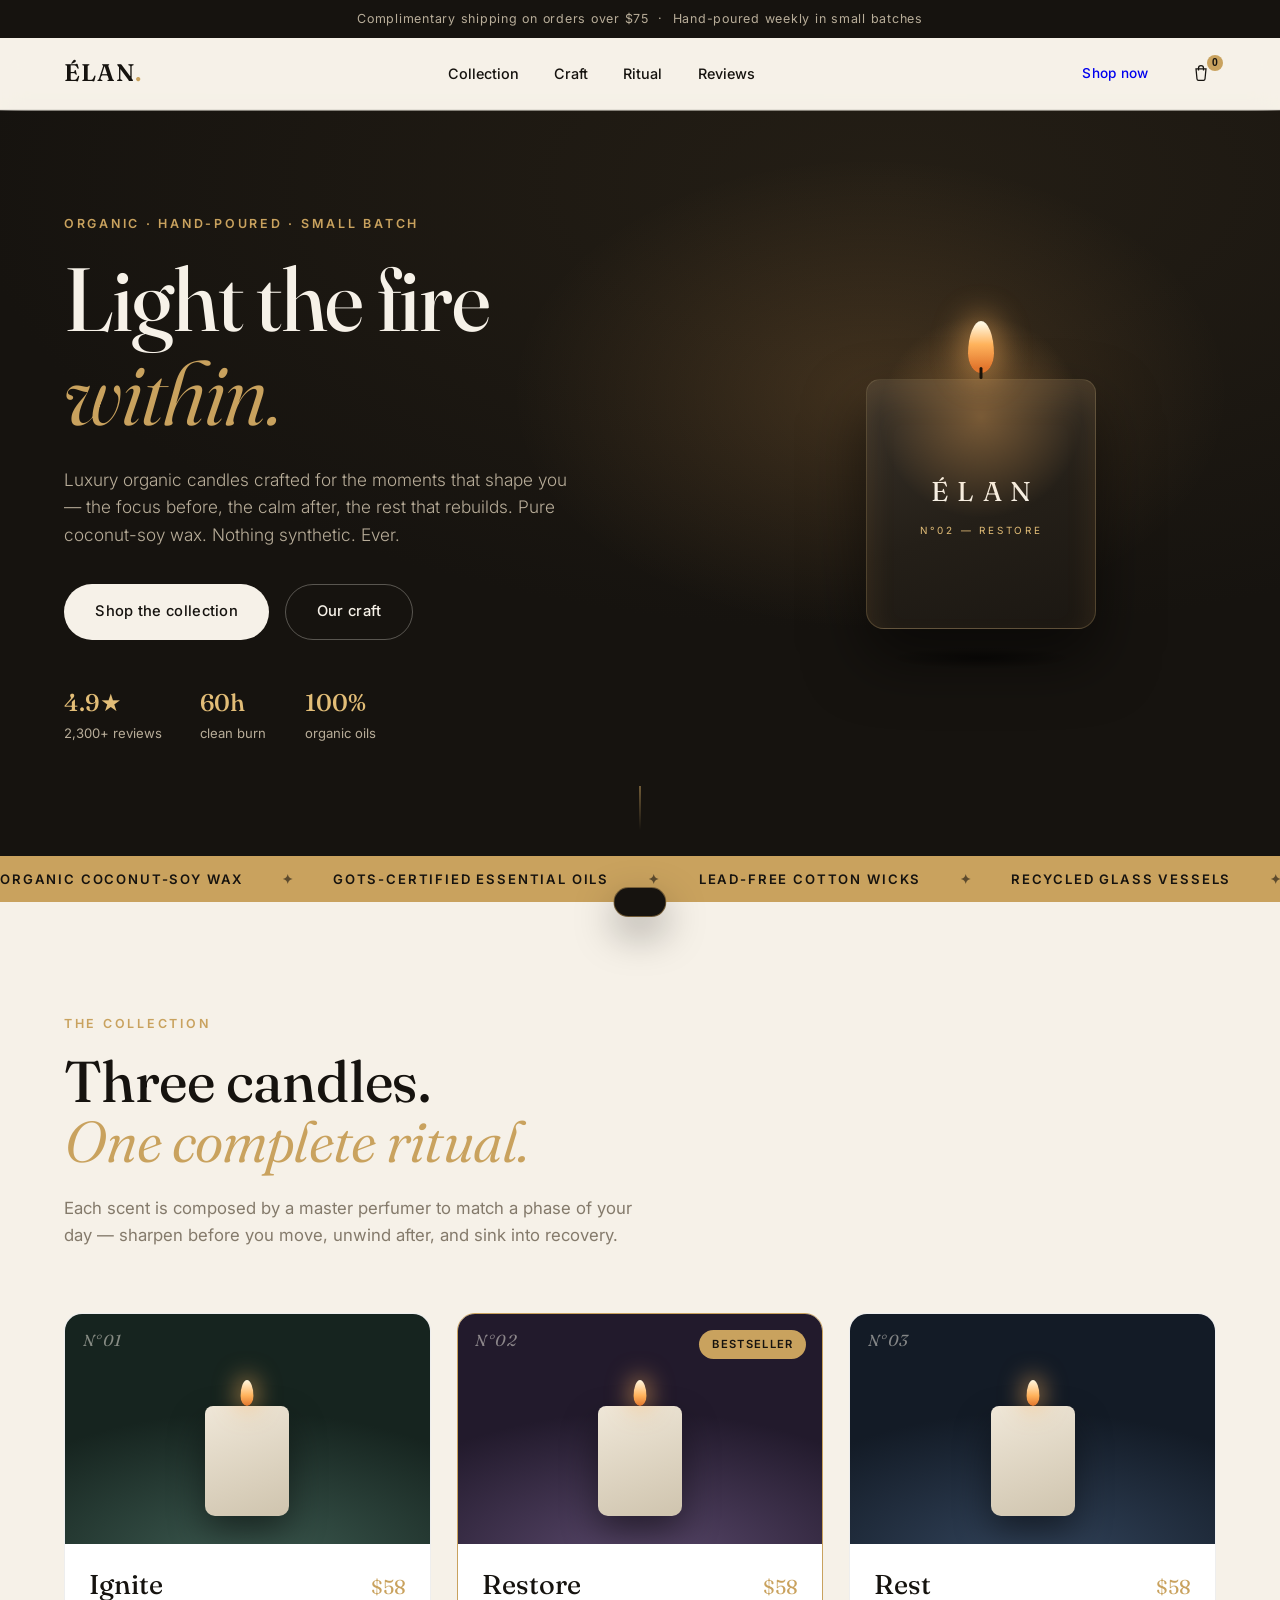
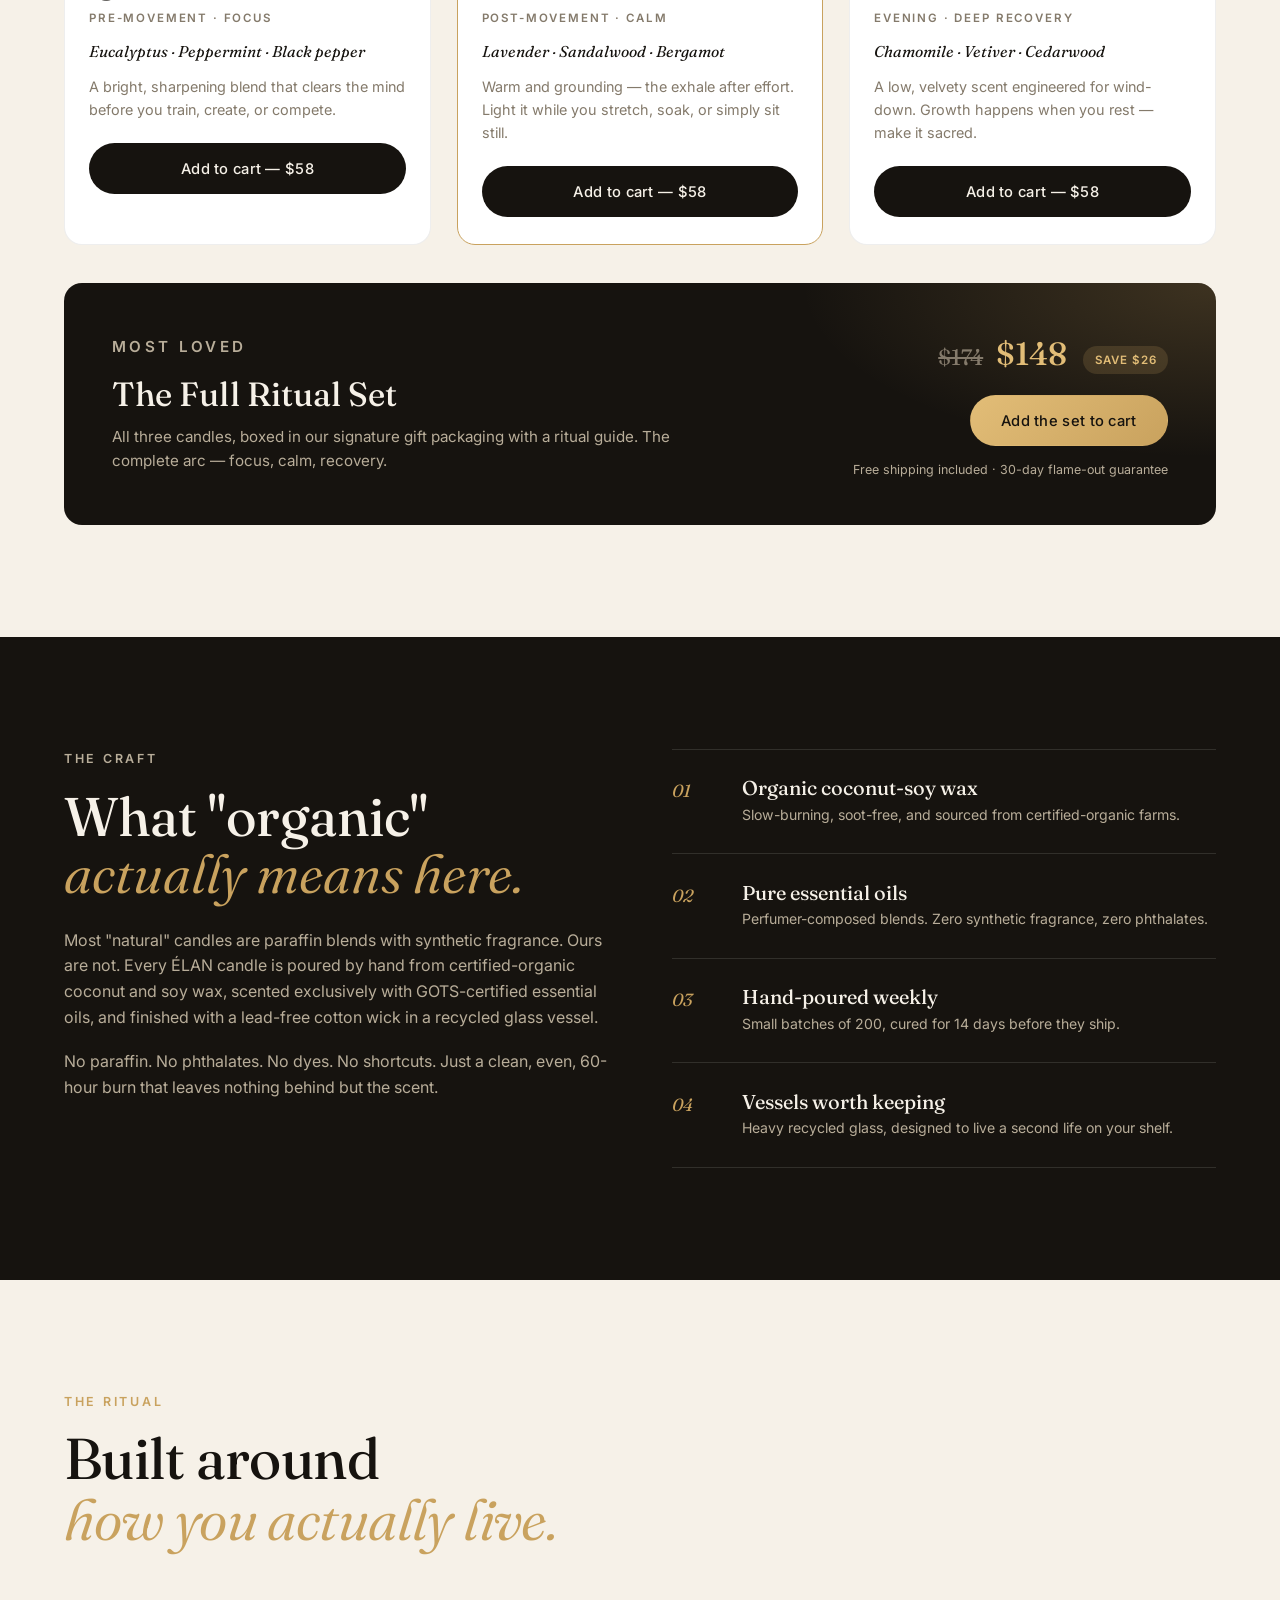
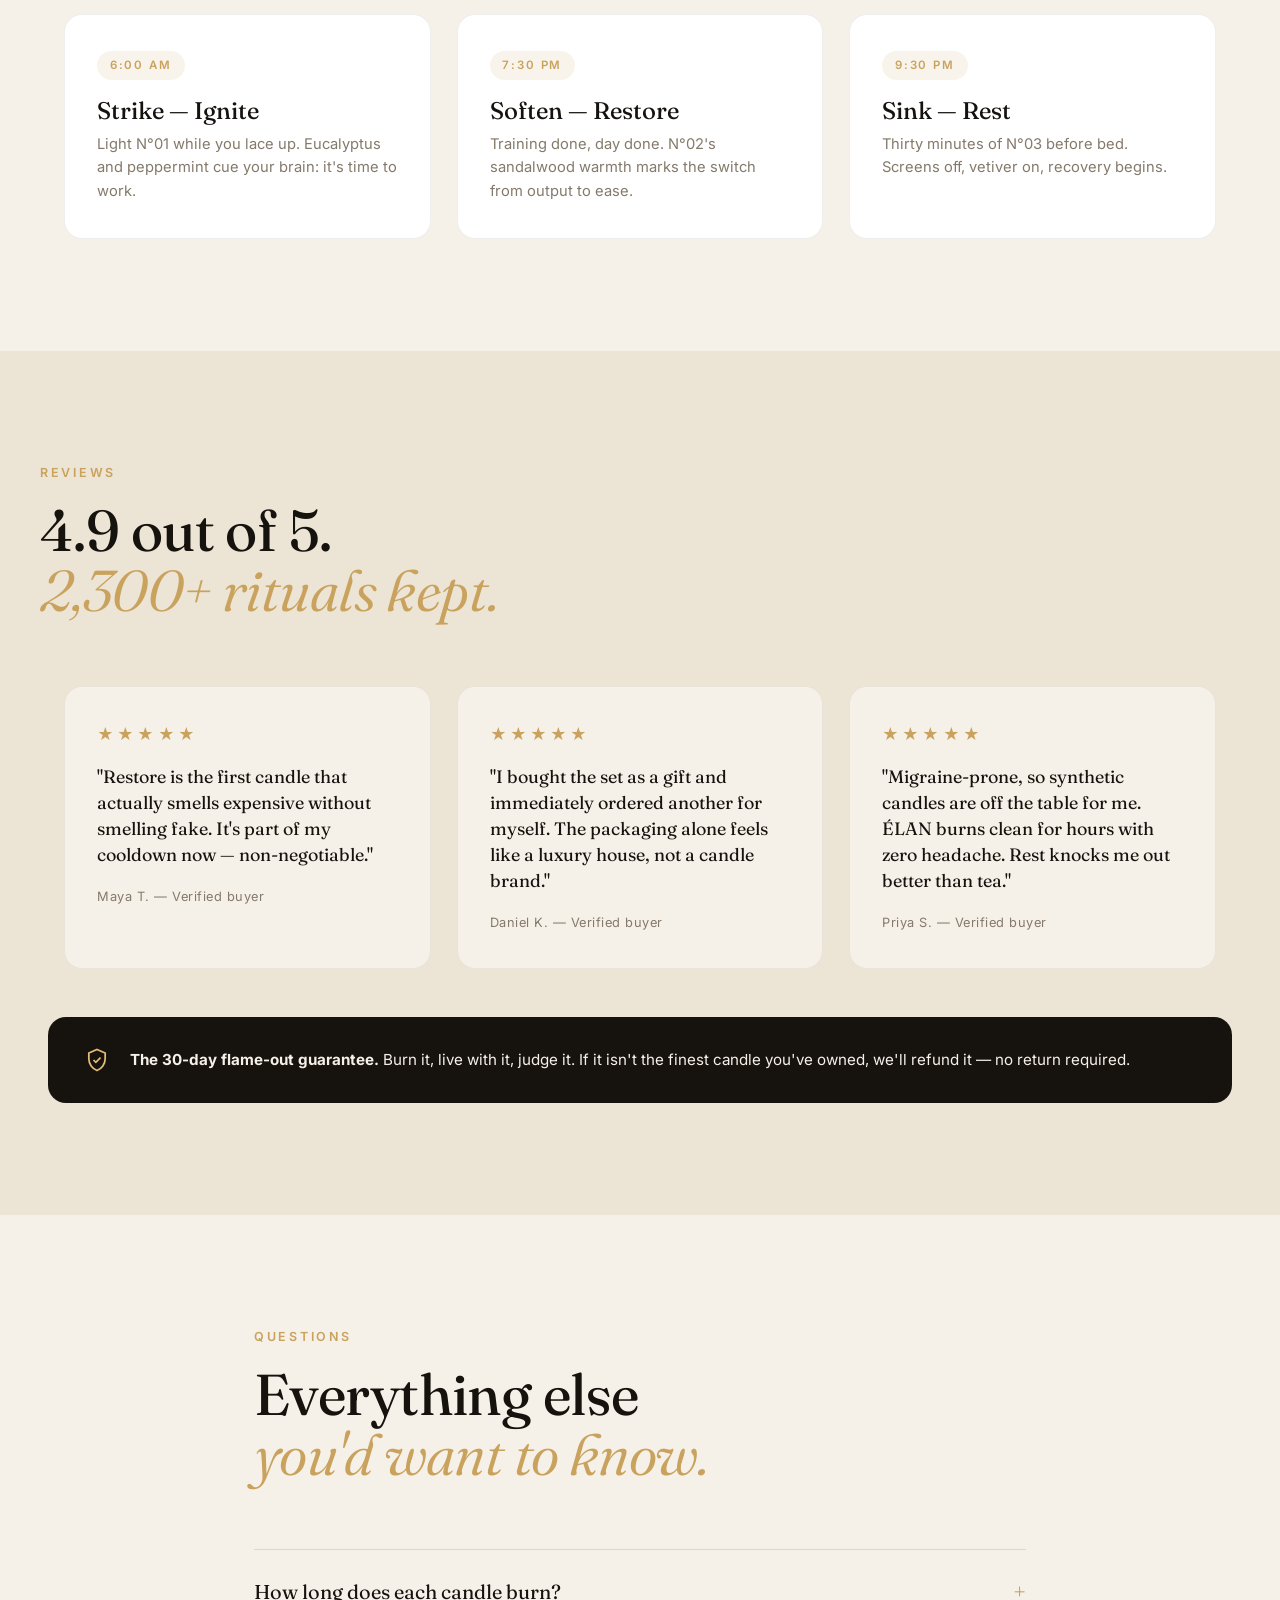
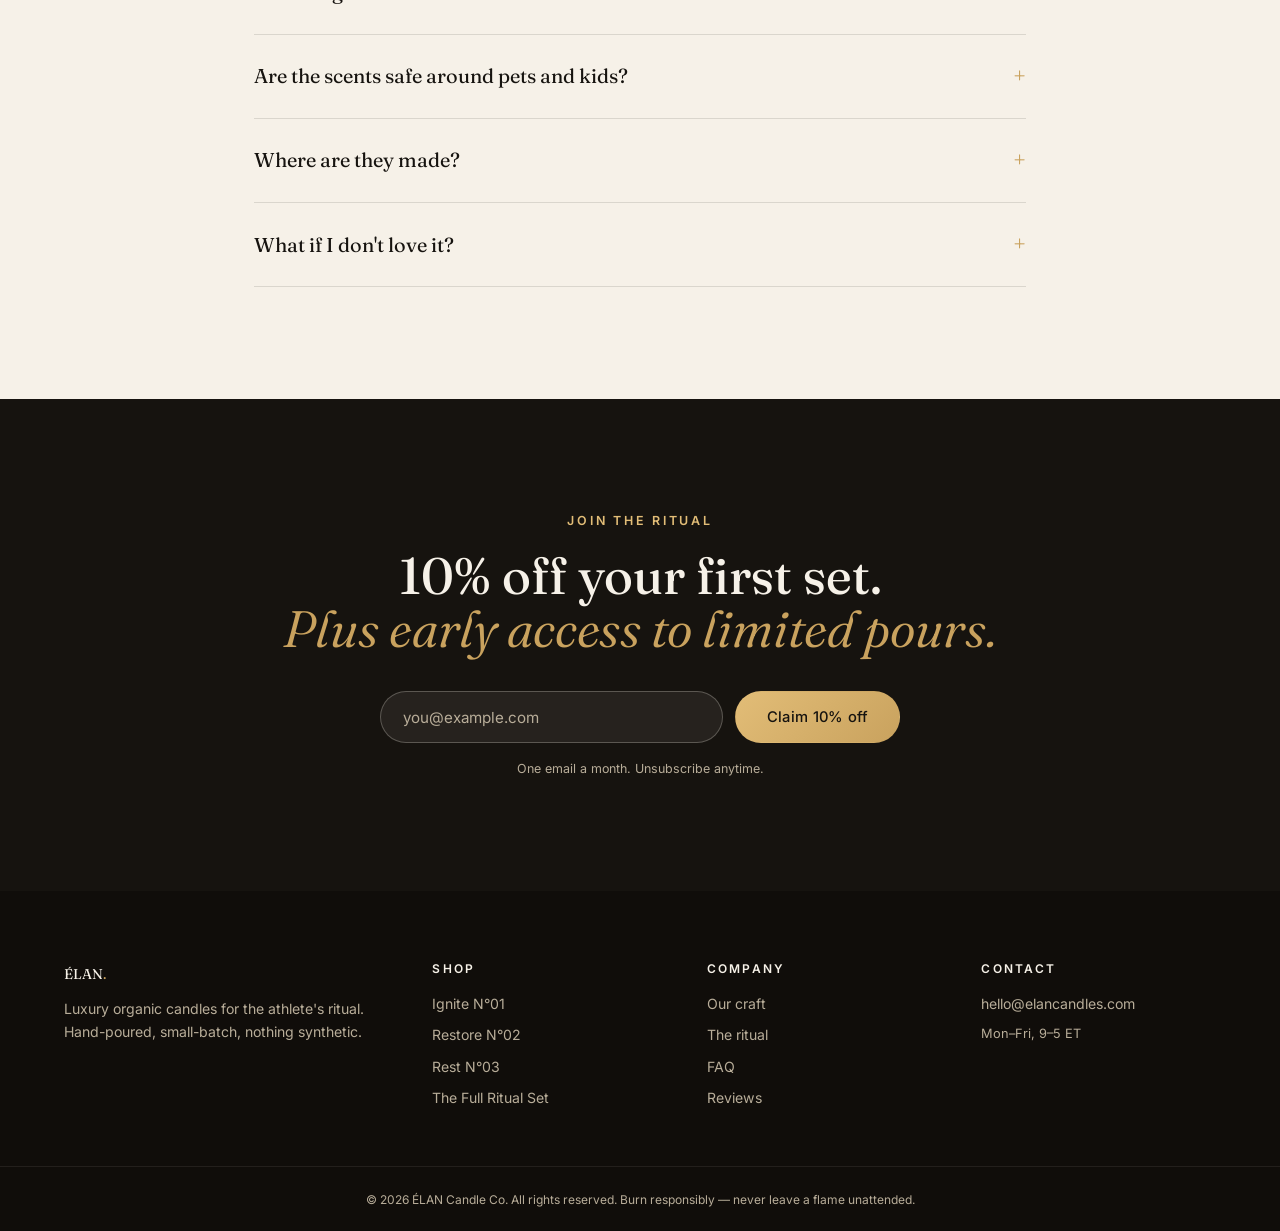
<file: landing/index.html>
<!DOCTYPE html>
<html lang="en">
<head>
  <meta charset="UTF-8" />
  <meta name="viewport" content="width=device-width, initial-scale=1.0" />
  <title>ÉLAN — Luxury Organic Candles for Training &amp; Recovery</title>
  <meta name="description" content="Hand-poured luxury organic candles crafted for the athlete's ritual. Organic coconut-soy wax, pure essential oils, 60-hour burn. Ignite. Restore. Rest." />
  <meta property="og:title" content="ÉLAN — Luxury Organic Candles" />
  <meta property="og:description" content="Light the fire within. Hand-poured organic candles for focus, recovery and deep rest." />
  <meta property="og:type" content="website" />
  <link rel="preconnect" href="https://fonts.googleapis.com" />
  <link rel="preconnect" href="https://fonts.gstatic.com" crossorigin />
  <link href="https://fonts.googleapis.com/css2?family=Fraunces:ital,opsz,wght@0,9..144,300..700;1,9..144,300..700&family=Inter:wght@300;400;500;600&display=swap" rel="stylesheet" />
  <link rel="stylesheet" href="styles.css" />
  <link rel="icon" href="data:image/svg+xml,<svg xmlns='http://www.w3.org/2000/svg' viewBox='0 0 100 100'><text y='.9em' font-size='90'>🕯️</text></svg>" />
</head>
<body>

  <!-- Announcement bar -->
  <div class="announce" role="region" aria-label="Announcement">
    <p>Complimentary shipping on orders over $75 &nbsp;·&nbsp; Hand-poured weekly in small batches</p>
  </div>

  <!-- Navigation -->
  <header class="nav" id="nav">
    <nav class="nav__inner" aria-label="Main navigation">
      <a class="nav__brand" href="#top">ÉLAN<span class="nav__brand-dot">.</span></a>
      <ul class="nav__links">
        <li><a href="#collection">Collection</a></li>
        <li><a href="#craft">Craft</a></li>
        <li><a href="#ritual">Ritual</a></li>
        <li><a href="#reviews">Reviews</a></li>
      </ul>
      <div class="nav__actions">
        <a href="#collection" class="btn btn--small">Shop now</a>
        <button class="nav__cart" id="cartBtn" aria-label="Cart">
          <svg width="20" height="20" viewBox="0 0 24 24" fill="none" stroke="currentColor" stroke-width="1.5" aria-hidden="true"><path d="M6 7h12l-1.2 12.2a1.8 1.8 0 0 1-1.8 1.6H9a1.8 1.8 0 0 1-1.8-1.6L6 7Z"/><path d="M9 9V6a3 3 0 0 1 6 0v3"/></svg>
          <span class="nav__cart-count" id="cartCount" aria-live="polite">0</span>
        </button>
      </div>
    </nav>
  </header>

  <main id="top">

    <!-- ============ HERO ============ -->
    <section class="hero">
      <div class="hero__glow" aria-hidden="true"></div>
      <div class="hero__inner">
        <div class="hero__copy reveal">
          <p class="eyebrow">Organic · Hand-poured · Small batch</p>
          <h1 class="hero__title">
            Light the fire<br /><em>within.</em>
          </h1>
          <p class="hero__sub">
            Luxury organic candles crafted for the moments that shape you —
            the focus before, the calm after, the rest that rebuilds.
            Pure coconut-soy wax. Nothing synthetic. Ever.
          </p>
          <div class="hero__cta">
            <a href="#collection" class="btn btn--primary">Shop the collection</a>
            <a href="#craft" class="btn btn--ghost">Our craft</a>
          </div>
          <ul class="hero__proof" aria-label="Trust highlights">
            <li><strong>4.9★</strong> 2,300+ reviews</li>
            <li><strong>60h</strong> clean burn</li>
            <li><strong>100%</strong> organic oils</li>
          </ul>
        </div>

        <div class="hero__visual reveal" aria-hidden="true">
          <div class="candle">
            <div class="candle__flame-wrap">
              <div class="candle__light"></div>
              <div class="candle__flame"></div>
              <div class="candle__wick"></div>
            </div>
            <div class="candle__vessel">
              <span class="candle__label">ÉLAN</span>
              <span class="candle__scent">N°02 — RESTORE</span>
            </div>
            <div class="candle__shadow"></div>
          </div>
        </div>
      </div>

      <div class="hero__scroll" aria-hidden="true"><span></span></div>
    </section>

    <!-- ============ MARQUEE ============ -->
    <div class="marquee" aria-hidden="true">
      <div class="marquee__track">
        <span>Organic coconut-soy wax</span><i>✦</i>
        <span>GOTS-certified essential oils</span><i>✦</i>
        <span>Lead-free cotton wicks</span><i>✦</i>
        <span>Recycled glass vessels</span><i>✦</i>
        <span>Hand-poured in small batches</span><i>✦</i>
        <span>Organic coconut-soy wax</span><i>✦</i>
        <span>GOTS-certified essential oils</span><i>✦</i>
        <span>Lead-free cotton wicks</span><i>✦</i>
        <span>Recycled glass vessels</span><i>✦</i>
        <span>Hand-poured in small batches</span><i>✦</i>
      </div>
    </div>

    <!-- ============ COLLECTION ============ -->
    <section class="section" id="collection">
      <div class="section__head reveal">
        <p class="eyebrow">The collection</p>
        <h2>Three candles.<br /><em>One complete ritual.</em></h2>
        <p class="section__lede">
          Each scent is composed by a master perfumer to match a phase of your
          day — sharpen before you move, unwind after, and sink into recovery.
        </p>
      </div>

      <div class="products">
        <!-- IGNITE -->
        <article class="product reveal" data-name="Ignite N°01" data-price="58">
          <div class="product__visual product__visual--ignite">
            <span class="product__no">N°01</span>
            <div class="mini-candle"><div class="mini-candle__flame"></div></div>
          </div>
          <div class="product__body">
            <div class="product__row">
              <h3>Ignite</h3>
              <p class="product__price">$58</p>
            </div>
            <p class="product__mood">Pre-movement · Focus</p>
            <p class="product__notes">Eucalyptus · Peppermint · Black pepper</p>
            <p class="product__desc">
              A bright, sharpening blend that clears the mind before you train,
              create, or compete.
            </p>
            <button class="btn btn--primary btn--full add-to-cart">Add to cart — $58</button>
          </div>
        </article>

        <!-- RESTORE -->
        <article class="product product--featured reveal" data-name="Restore N°02" data-price="58">
          <p class="product__badge">Bestseller</p>
          <div class="product__visual product__visual--restore">
            <span class="product__no">N°02</span>
            <div class="mini-candle"><div class="mini-candle__flame"></div></div>
          </div>
          <div class="product__body">
            <div class="product__row">
              <h3>Restore</h3>
              <p class="product__price">$58</p>
            </div>
            <p class="product__mood">Post-movement · Calm</p>
            <p class="product__notes">Lavender · Sandalwood · Bergamot</p>
            <p class="product__desc">
              Warm and grounding — the exhale after effort. Light it while you
              stretch, soak, or simply sit still.
            </p>
            <button class="btn btn--primary btn--full add-to-cart">Add to cart — $58</button>
          </div>
        </article>

        <!-- REST -->
        <article class="product reveal" data-name="Rest N°03" data-price="58">
          <div class="product__visual product__visual--rest">
            <span class="product__no">N°03</span>
            <div class="mini-candle"><div class="mini-candle__flame"></div></div>
          </div>
          <div class="product__body">
            <div class="product__row">
              <h3>Rest</h3>
              <p class="product__price">$58</p>
            </div>
            <p class="product__mood">Evening · Deep recovery</p>
            <p class="product__notes">Chamomile · Vetiver · Cedarwood</p>
            <p class="product__desc">
              A low, velvety scent engineered for wind-down. Growth happens
              when you rest — make it sacred.
            </p>
            <button class="btn btn--primary btn--full add-to-cart">Add to cart — $58</button>
          </div>
        </article>
      </div>

      <!-- Bundle offer -->
      <div class="bundle reveal" data-name="The Full Ritual Set" data-price="148">
        <div class="bundle__copy">
          <p class="eyebrow eyebrow--light">Most loved</p>
          <h3>The Full Ritual Set</h3>
          <p>All three candles, boxed in our signature gift packaging with a ritual guide. The complete arc — focus, calm, recovery.</p>
        </div>
        <div class="bundle__buy">
          <p class="bundle__price"><s>$174</s> <strong>$148</strong> <span class="bundle__save">Save $26</span></p>
          <button class="btn btn--gold add-to-cart">Add the set to cart</button>
          <p class="bundle__note">Free shipping included · 30-day flame-out guarantee</p>
        </div>
      </div>
    </section>

    <!-- ============ CRAFT ============ -->
    <section class="section section--dark" id="craft">
      <div class="craft__grid">
        <div class="craft__copy reveal">
          <p class="eyebrow eyebrow--light">The craft</p>
          <h2>What "organic"<br /><em>actually means here.</em></h2>
          <p>
            Most "natural" candles are paraffin blends with synthetic
            fragrance. Ours are not. Every ÉLAN candle is poured by hand from
            certified-organic coconut and soy wax, scented exclusively with
            GOTS-certified essential oils, and finished with a lead-free
            cotton wick in a recycled glass vessel.
          </p>
          <p>
            No paraffin. No phthalates. No dyes. No shortcuts. Just a clean,
            even, 60-hour burn that leaves nothing behind but the scent.
          </p>
        </div>
        <ul class="craft__facts reveal" aria-label="Craft facts">
          <li>
            <span class="craft__num">01</span>
            <h3>Organic coconut-soy wax</h3>
            <p>Slow-burning, soot-free, and sourced from certified-organic farms.</p>
          </li>
          <li>
            <span class="craft__num">02</span>
            <h3>Pure essential oils</h3>
            <p>Perfumer-composed blends. Zero synthetic fragrance, zero phthalates.</p>
          </li>
          <li>
            <span class="craft__num">03</span>
            <h3>Hand-poured weekly</h3>
            <p>Small batches of 200, cured for 14 days before they ship.</p>
          </li>
          <li>
            <span class="craft__num">04</span>
            <h3>Vessels worth keeping</h3>
            <p>Heavy recycled glass, designed to live a second life on your shelf.</p>
          </li>
        </ul>
      </div>
    </section>

    <!-- ============ RITUAL ============ -->
    <section class="section" id="ritual">
      <div class="section__head reveal">
        <p class="eyebrow">The ritual</p>
        <h2>Built around<br /><em>how you actually live.</em></h2>
      </div>
      <ol class="ritual">
        <li class="reveal">
          <span class="ritual__time">6:00 AM</span>
          <h3>Strike — Ignite</h3>
          <p>Light N°01 while you lace up. Eucalyptus and peppermint cue your brain: it's time to work.</p>
        </li>
        <li class="reveal">
          <span class="ritual__time">7:30 PM</span>
          <h3>Soften — Restore</h3>
          <p>Training done, day done. N°02's sandalwood warmth marks the switch from output to ease.</p>
        </li>
        <li class="reveal">
          <span class="ritual__time">9:30 PM</span>
          <h3>Sink — Rest</h3>
          <p>Thirty minutes of N°03 before bed. Screens off, vetiver on, recovery begins.</p>
        </li>
      </ol>
    </section>

    <!-- ============ REVIEWS ============ -->
    <section class="section section--cream" id="reviews">
      <div class="section__head reveal">
        <p class="eyebrow">Reviews</p>
        <h2>4.9 out of 5.<br /><em>2,300+ rituals kept.</em></h2>
      </div>
      <div class="reviews">
        <figure class="review reveal">
          <p class="review__stars" aria-label="5 out of 5 stars">★★★★★</p>
          <blockquote>"Restore is the first candle that actually smells expensive without smelling fake. It's part of my cooldown now — non-negotiable."</blockquote>
          <figcaption>Maya T. — Verified buyer</figcaption>
        </figure>
        <figure class="review reveal">
          <p class="review__stars" aria-label="5 out of 5 stars">★★★★★</p>
          <blockquote>"I bought the set as a gift and immediately ordered another for myself. The packaging alone feels like a luxury house, not a candle brand."</blockquote>
          <figcaption>Daniel K. — Verified buyer</figcaption>
        </figure>
        <figure class="review reveal">
          <p class="review__stars" aria-label="5 out of 5 stars">★★★★★</p>
          <blockquote>"Migraine-prone, so synthetic candles are off the table for me. ÉLAN burns clean for hours with zero headache. Rest knocks me out better than tea."</blockquote>
          <figcaption>Priya S. — Verified buyer</figcaption>
        </figure>
      </div>
      <div class="guarantee reveal">
        <svg width="28" height="28" viewBox="0 0 24 24" fill="none" stroke="currentColor" stroke-width="1.5" aria-hidden="true"><path d="M12 3l7 3v5c0 4.5-3 8.5-7 10-4-1.5-7-5.5-7-10V6l7-3z"/><path d="M9 12l2 2 4-4"/></svg>
        <p><strong>The 30-day flame-out guarantee.</strong> Burn it, live with it, judge it. If it isn't the finest candle you've owned, we'll refund it — no return required.</p>
      </div>
    </section>

    <!-- ============ FAQ ============ -->
    <section class="section section--narrow" id="faq">
      <div class="section__head reveal">
        <p class="eyebrow">Questions</p>
        <h2>Everything else<br /><em>you'd want to know.</em></h2>
      </div>
      <div class="faq reveal">
        <details>
          <summary>How long does each candle burn?</summary>
          <p>Approximately 60 hours per candle (9.5 oz / 270 g). Burned in our recommended 2–3 hour sessions, that's two to three months of daily ritual.</p>
        </details>
        <details>
          <summary>Are the scents safe around pets and kids?</summary>
          <p>Our blends use low, IFRA-compliant concentrations of pure essential oils and contain no synthetic fragrance or phthalates. As with any candle, burn in a ventilated room and keep out of reach.</p>
        </details>
        <details>
          <summary>Where are they made?</summary>
          <p>Every candle is hand-poured in our studio in small weekly batches of 200, then cured for 14 days so the scent throws fully from the first light.</p>
        </details>
        <details>
          <summary>What if I don't love it?</summary>
          <p>Our 30-day flame-out guarantee covers you: if you're not delighted, we refund you in full and you keep the candle. We'll also help you pick a better-suited scent.</p>
        </details>
      </div>
    </section>

    <!-- ============ EMAIL CAPTURE ============ -->
    <section class="section section--dark capture">
      <div class="capture__inner reveal">
        <p class="eyebrow eyebrow--light">Join the ritual</p>
        <h2>10% off your first set.<br /><em>Plus early access to limited pours.</em></h2>
        <form class="capture__form" id="captureForm" novalidate>
          <label class="sr-only" for="email">Email address</label>
          <input type="email" id="email" name="email" placeholder="you@example.com" required autocomplete="email" />
          <button type="submit" class="btn btn--gold">Claim 10% off</button>
        </form>
        <p class="capture__fine" id="captureMsg">One email a month. Unsubscribe anytime.</p>
      </div>
    </section>

  </main>

  <!-- ============ FOOTER ============ -->
  <footer class="footer">
    <div class="footer__inner">
      <div class="footer__brand">
        <p class="footer__logo">ÉLAN<span>.</span></p>
        <p>Luxury organic candles for the athlete's ritual. Hand-poured, small-batch, nothing synthetic.</p>
      </div>
      <nav class="footer__col" aria-label="Shop">
        <h3>Shop</h3>
        <a href="#collection">Ignite N°01</a>
        <a href="#collection">Restore N°02</a>
        <a href="#collection">Rest N°03</a>
        <a href="#collection">The Full Ritual Set</a>
      </nav>
      <nav class="footer__col" aria-label="Company">
        <h3>Company</h3>
        <a href="#craft">Our craft</a>
        <a href="#ritual">The ritual</a>
        <a href="#faq">FAQ</a>
        <a href="#reviews">Reviews</a>
      </nav>
      <div class="footer__col">
        <h3>Contact</h3>
        <a href="mailto:hello@elancandles.com">hello@elancandles.com</a>
        <p class="footer__small">Mon–Fri, 9–5 ET</p>
      </div>
    </div>
    <p class="footer__legal">© 2026 ÉLAN Candle Co. All rights reserved. Burn responsibly — never leave a flame unattended.</p>
  </footer>

  <!-- Sticky mobile CTA -->
  <div class="sticky-cta" id="stickyCta">
    <p><strong>The Full Ritual Set</strong> · $148</p>
    <a href="#collection" class="btn btn--gold btn--small">Shop</a>
  </div>

  <!-- Toast -->
  <div class="toast" id="toast" role="status" aria-live="polite"></div>

  <script src="script.js"></script>
</body>
</html>
</file>
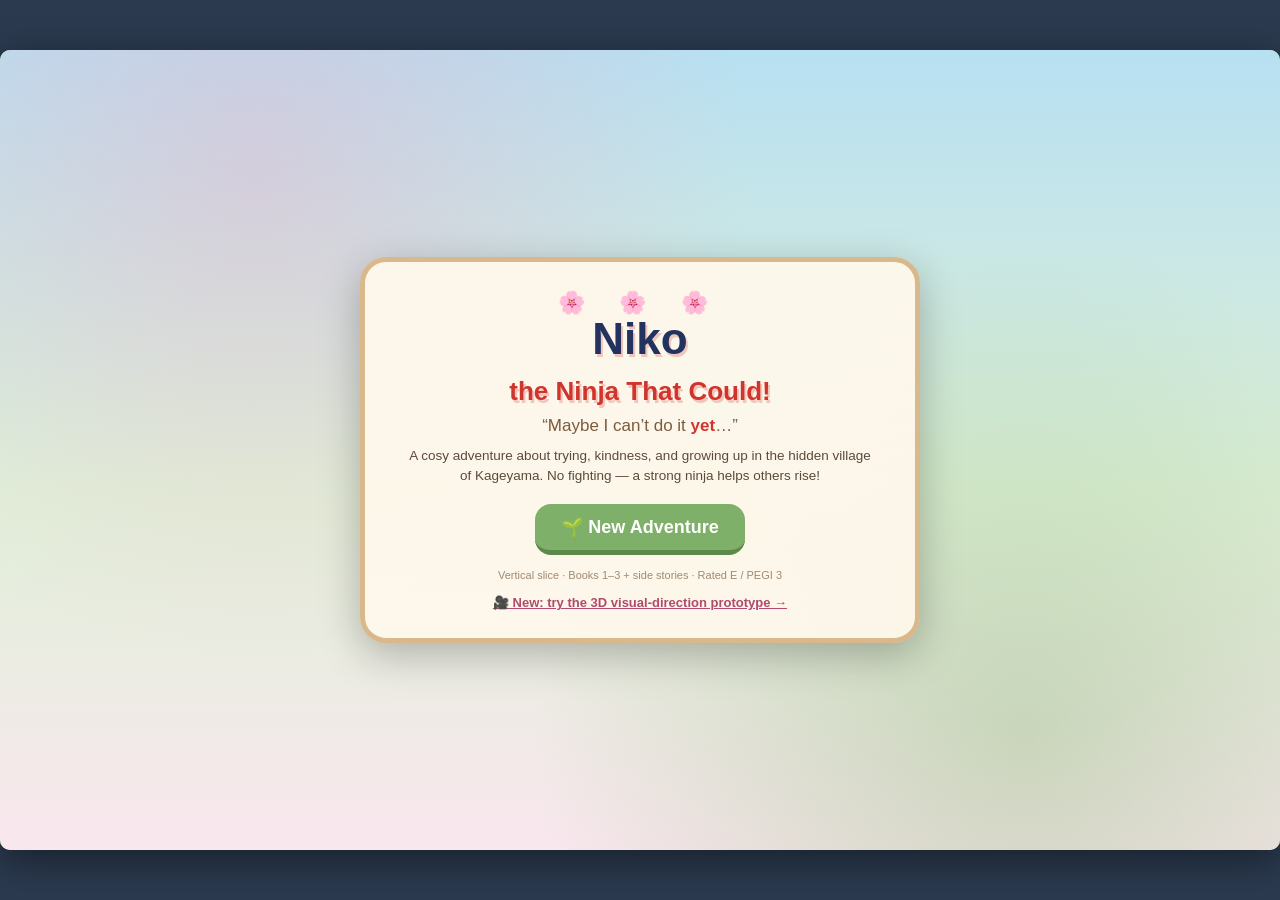
<file: niko-game/index.html>
<!DOCTYPE html>
<html lang="en">
<head>
<meta charset="UTF-8">
<meta name="viewport" content="width=device-width, initial-scale=1.0, user-scalable=no">
<title>Niko the Ninja That Could!</title>
<link rel="icon" href="data:image/svg+xml,<svg xmlns='http://www.w3.org/2000/svg' viewBox='0 0 100 100'><text y='.9em' font-size='90'>🌸</text></svg>">
<link rel="stylesheet" href="css/style.css">
</head>
<body>
<div id="game-wrap">
  <canvas id="canvas" width="960" height="600"></canvas>

  <!-- HUD -->
  <div id="hud" class="hidden">
    <div id="quest">
      <div id="quest-title">Chapter 1 · Niko is Born</div>
      <div id="quest-obj">Say hello to Mama Hana.</div>
    </div>
    <div id="status">
      <div id="age-badge">Age 1</div>
      <div id="meter" title="Village Warmth — kindness makes Kageyama blossom!">
        <div id="meter-fill"></div>
        <div id="meter-label">🌸 Village Warmth</div>
      </div>
    </div>
    <div id="toasts"></div>
    <div id="hint">Move: WASD / Arrows · Talk &amp; Do: E or Space · Mute: M</div>
  </div>

  <!-- Dialogue -->
  <div id="dialog" class="hidden">
    <div id="dlg-name">Hana</div>
    <div id="dlg-text"></div>
    <div id="dlg-more">▼</div>
  </div>
  <div id="choices" class="hidden"></div>

  <!-- Title screen -->
  <div id="title">
    <div id="title-card">
      <div id="title-petals">🌸 🌸 🌸</div>
      <h1>Niko<br><span>the Ninja That Could!</span></h1>
      <p class="tagline">“Maybe I can’t do it <em>yet</em>…”</p>
      <p class="sub">A cosy adventure about trying, kindness, and growing up
        in the hidden village of Kageyama. No fighting — a strong ninja
        helps others rise!</p>
      <div id="title-buttons">
        <button id="btn-new">🌱 New Adventure</button>
        <button id="btn-continue" class="hidden">🌸 Continue</button>
      </div>
      <p class="tiny">Vertical slice · Books 1–3 + side stories · Rated E / PEGI 3</p>
      <p class="tiny"><a href="3d/index.html" style="color:#b04a6e; font-size:13px; font-weight:bold;">🎥 New: try the 3D visual-direction prototype →</a></p>
    </div>
  </div>

  <!-- Touch controls -->
  <div id="touch">
    <div id="dpad">
      <button class="tbtn" data-k="ArrowUp"    style="grid-area:u">▲</button>
      <button class="tbtn" data-k="ArrowLeft"  style="grid-area:l">◀</button>
      <button class="tbtn" data-k="ArrowRight" style="grid-area:r">▶</button>
      <button class="tbtn" data-k="ArrowDown"  style="grid-area:d">▼</button>
    </div>
    <button class="tbtn" id="abtn" data-k="Space">✦</button>
  </div>
</div>

<script src="js/engine.js"></script>
<script src="js/game.js"></script>
</body>
</html>
</file>
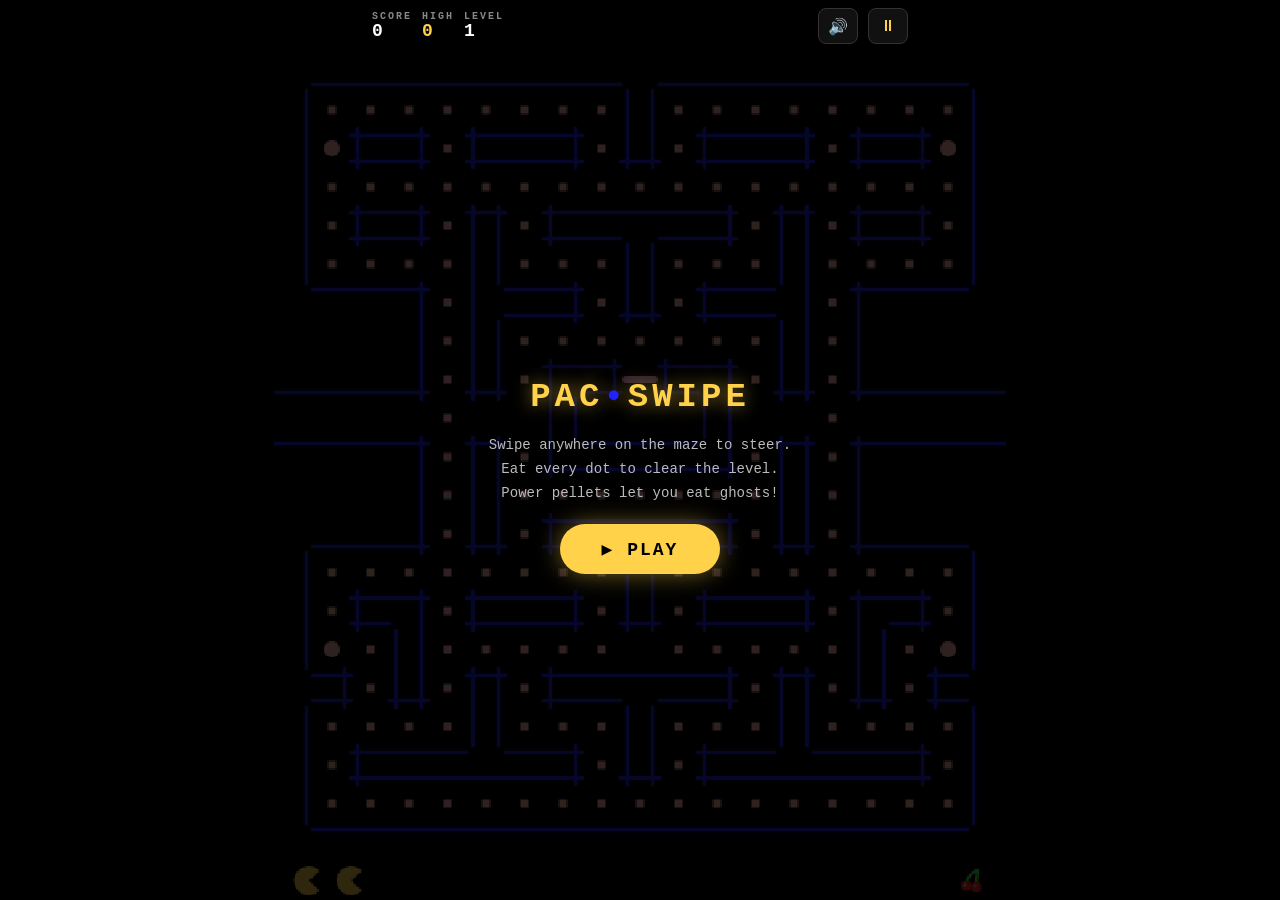
<file: pacman/index.html>
<!doctype html>
<html lang="en">
<head>
<meta charset="utf-8">
<meta name="viewport" content="width=device-width, initial-scale=1, maximum-scale=1, user-scalable=no, viewport-fit=cover">
<meta name="theme-color" content="#000000">
<meta name="apple-mobile-web-app-capable" content="yes">
<meta name="apple-mobile-web-app-status-bar-style" content="black">
<title>Pac-Swipe</title>
<style>
  * { margin: 0; padding: 0; box-sizing: border-box; -webkit-tap-highlight-color: transparent; }
  html, body {
    height: 100%;
    background: #000;
    color: #fff;
    font-family: "Courier New", Courier, monospace;
    overflow: hidden;
    overscroll-behavior: none;
    position: fixed;
    inset: 0;
    width: 100%;
    user-select: none;
    -webkit-user-select: none;
  }
  #app {
    height: 100%;
    display: flex;
    flex-direction: column;
    align-items: center;
    padding: env(safe-area-inset-top) env(safe-area-inset-right) env(safe-area-inset-bottom) env(safe-area-inset-left);
  }
  #hud {
    width: 100%;
    max-width: 560px;
    display: flex;
    align-items: center;
    gap: 10px;
    padding: 8px 12px;
    font-weight: bold;
  }
  .stat { display: flex; flex-direction: column; line-height: 1.1; }
  .stat .label { color: #888; font-size: 10px; letter-spacing: 2px; }
  .stat .value { color: #fff; font-size: 18px; }
  #stat-high .value { color: #ffd24a; }
  #hud .spacer { flex: 1; }
  #hud button {
    background: #111;
    color: #ffd24a;
    border: 1px solid #333;
    border-radius: 8px;
    font-size: 16px;
    width: 40px;
    height: 36px;
    cursor: pointer;
  }
  #stage {
    position: relative;
    flex: 1;
    width: 100%;
    display: flex;
    align-items: center;
    justify-content: center;
    min-height: 0;
  }
  canvas {
    display: block;
    touch-action: none;
    image-rendering: pixelated;
    background: #000;
  }
  #overlay {
    position: absolute;
    inset: 0;
    display: flex;
    flex-direction: column;
    align-items: center;
    justify-content: center;
    gap: 18px;
    background: rgba(0, 0, 0, 0.82);
    text-align: center;
    padding: 24px;
  }
  #overlay.hidden { display: none; }
  #overlay h1 {
    font-size: 34px;
    letter-spacing: 4px;
    color: #ffd24a;
    text-shadow: 0 0 18px rgba(255, 210, 74, 0.6);
  }
  #overlay h1 span { color: #2121ff; }
  #overlay p { color: #bbb; font-size: 14px; line-height: 1.7; }
  #overlay .big { color: #fff; font-size: 18px; }
  #playBtn {
    background: #ffd24a;
    color: #000;
    border: none;
    border-radius: 999px;
    font-family: inherit;
    font-weight: bold;
    font-size: 18px;
    letter-spacing: 2px;
    padding: 14px 42px;
    cursor: pointer;
    box-shadow: 0 0 24px rgba(255, 210, 74, 0.45);
  }
  #playBtn:active { transform: scale(0.96); }
</style>
</head>
<body>
<div id="app">
  <header id="hud">
    <div class="stat"><span class="label">SCORE</span><span class="value" id="score">0</span></div>
    <div class="stat" id="stat-high"><span class="label">HIGH</span><span class="value" id="high">0</span></div>
    <div class="stat"><span class="label">LEVEL</span><span class="value" id="levelLbl">1</span></div>
    <div class="spacer"></div>
    <button id="soundBtn" aria-label="Toggle sound">🔊</button>
    <button id="pauseBtn" aria-label="Pause">⏸</button>
  </header>
  <main id="stage">
    <canvas id="game"></canvas>
    <div id="overlay">
      <h1>PAC<span>•</span>SWIPE</h1>
      <p id="overlayMsg">Swipe anywhere on the maze to steer.<br>
        Eat every dot to clear the level.<br>
        Power pellets let you eat ghosts!</p>
      <button id="playBtn">▶ PLAY</button>
    </div>
  </main>
</div>
<script>
'use strict';

/* ------------------------------------------------------------------ *
 *  Maze                                                              *
 *  # wall   . dot   o power pellet   (space) path   = ghost door     *
 *  G ghost house   P pac-man start                                   *
 * ------------------------------------------------------------------ */
const MAP = [
  "###################",
  "#........#........#",
  "#o##.###.#.###.##o#",
  "#.................#",
  "#.##.#.#####.#.##.#",
  "#....#...#...#....#",
  "####.###.#.###.####",
  "####.#.......#.####",
  "####.#.##=##.#.####",
  "    .  #GGG#  .    ",
  "####.#.#####.#.####",
  "####.#.......#.####",
  "####.#.#####.#.####",
  "#........#........#",
  "#.##.###.#.###.##.#",
  "#o.#.....P.....#.o#",
  "##.#.#.#####.#.#.##",
  "#....#...#...#....#",
  "#.######.#.######.#",
  "#.................#",
  "###################",
];

const ROWS = MAP.length;
const COLS = MAP[0].length;
const TILE = 24;
const W = COLS * TILE;
const H = (ROWS + 1) * TILE;            // extra strip for lives / fruit icons

const DOOR = { c: 9, r: 8 };            // ghost house door
const DOOR_TOP = { c: 9, r: 7 };        // tile just outside the door
const HOUSE = { c: 9, r: 9 };           // centre of the ghost house
const FRUIT_TILE = { c: 9, r: 11 };

let PAC_START = { c: 9, r: 15 };
for (let r = 0; r < ROWS; r++) {
  const c = MAP[r].indexOf('P');
  if (c >= 0) PAC_START = { c, r };
}

function tileAt(c, r) {
  if (r < 0 || r >= ROWS) return '#';
  if (c < 0 || c >= COLS) return MAP[r][0] === ' ' ? ' ' : '#';  // tunnel rows
  return MAP[r][c];
}
function passable(c, r) {
  const t = tileAt(c, r);
  return t !== '#' && t !== '=';
}

/* ------------------------------------------------------------------ *
 *  Canvas                                                            *
 * ------------------------------------------------------------------ */
const canvas = document.getElementById('game');
const ctx = canvas.getContext('2d');
const dpr = Math.min(window.devicePixelRatio || 1, 2);
canvas.width = W * dpr;
canvas.height = H * dpr;
ctx.scale(dpr, dpr);

function fitCanvas() {
  const stage = document.getElementById('stage');
  const availW = stage.clientWidth;
  const availH = stage.clientHeight;
  const scale = Math.min(availW / W, availH / H);
  canvas.style.width = (W * scale) + 'px';
  canvas.style.height = (H * scale) + 'px';
}
window.addEventListener('resize', fitCanvas);

/* ------------------------------------------------------------------ *
 *  Audio (tiny WebAudio sound effects)                               *
 * ------------------------------------------------------------------ */
let audioCtx = null;
let muted = localStorage.getItem('pacswipe-muted') === '1';
let wakaHigh = false;

function ensureAudio() {
  if (!audioCtx) {
    const AC = window.AudioContext || window.webkitAudioContext;
    if (AC) audioCtx = new AC();
  }
  if (audioCtx && audioCtx.state === 'suspended') audioCtx.resume();
}
function beep(f0, f1, dur, type, vol) {
  if (muted || !audioCtx) return;
  const t = audioCtx.currentTime;
  const osc = audioCtx.createOscillator();
  const gain = audioCtx.createGain();
  osc.type = type;
  osc.frequency.setValueAtTime(f0, t);
  osc.frequency.exponentialRampToValueAtTime(Math.max(f1, 1), t + dur);
  gain.gain.setValueAtTime(vol, t);
  gain.gain.exponentialRampToValueAtTime(0.001, t + dur);
  osc.connect(gain).connect(audioCtx.destination);
  osc.start(t);
  osc.stop(t + dur);
}
const sfx = {
  dot()      { wakaHigh = !wakaHigh; beep(wakaHigh ? 520 : 340, wakaHigh ? 340 : 520, 0.07, 'square', 0.08); },
  power()    { beep(180, 540, 0.35, 'sawtooth', 0.12); },
  ghost()    { beep(220, 950, 0.25, 'square', 0.14); },
  fruit()    { beep(700, 1250, 0.18, 'triangle', 0.15); },
  death()    { beep(650, 70, 0.9, 'triangle', 0.18); },
  extraLife(){ beep(440, 880, 0.12, 'square', 0.15); setTimeout(() => beep(660, 1320, 0.2, 'square', 0.15), 130); },
  levelUp()  { beep(330, 660, 0.12, 'square', 0.13); setTimeout(() => beep(440, 880, 0.12, 'square', 0.13), 120);
               setTimeout(() => beep(550, 1100, 0.22, 'square', 0.13), 240); },
};

/* ------------------------------------------------------------------ *
 *  Game state                                                        *
 * ------------------------------------------------------------------ */
const DIRS = [
  { x: 0, y: -1 },  // up
  { x: -1, y: 0 },  // left
  { x: 0, y: 1 },   // down
  { x: 1, y: 0 },   // right
];
const STOP = { x: 0, y: 0 };

const GHOST_DEFS = [
  { name: 'blinky', color: '#ff2222', scatter: { c: 17, r: 1 },  start: { c: 9,  r: 7 }, release: 0 },
  { name: 'pinky',  color: '#ffb8ff', scatter: { c: 1,  r: 1 },  start: { c: 9,  r: 9 }, release: 2 },
  { name: 'inky',   color: '#00ffff', scatter: { c: 17, r: 19 }, start: { c: 8,  r: 9 }, release: 5 },
  { name: 'clyde',  color: '#ffb852', scatter: { c: 1,  r: 19 }, start: { c: 10, r: 9 }, release: 8 },
];

const MODE_SCHEDULE = [7, 20, 7, 20, 5, 20, 5, Infinity]; // scatter / chase alternating
const FRUIT_VALUES = [100, 300, 500, 700, 1000];

let state = 'menu';         // menu | ready | play | dying | clear | over | paused
let stateTimer = 0;
let pausedFrom = 'play';

let score = 0;
let high = +(localStorage.getItem('pacswipe-high') || 0);
let lives = 3;
let level = 1;
let extraLifeGiven = false;

let pellets = new Set();
let totalPellets = 0;
let eatenThisLevel = 0;

let pac, ghosts;
let wantDir = null;
let frightTimer = 0;
let ghostChain = 0;
let modeIndex = 0;
let modeTimer = 0;
let popups = [];
let fruit = null;           // {x, y, timer, value}
let mazeFlash = 0;

function speedMult() { return Math.min(1 + (level - 1) * 0.06, 1.45); }
function pacSpeed()   { return 5.8 * TILE * speedMult(); }
function ghostSpeed(g) {
  if (g.state === 'eyes') return 11 * TILE;
  if (g.state === 'frightened') return 3.6 * TILE;
  return 5.4 * TILE * speedMult();
}
function frightSeconds() { return Math.max(7 - (level - 1), 2); }

function centerOf(t) { return { x: (t.c + 0.5) * TILE, y: (t.r + 0.5) * TILE }; }
function tileOf(e) { return { c: Math.floor(e.x / TILE), r: Math.floor(e.y / TILE) }; }

function resetPellets() {
  pellets = new Set();
  for (let r = 0; r < ROWS; r++) {
    for (let c = 0; c < COLS; c++) {
      const t = MAP[r][c];
      if (t === '.' || t === 'o') pellets.add(c + ',' + r);
    }
  }
  totalPellets = pellets.size;
  eatenThisLevel = 0;
}

function resetActors() {
  const p = centerOf(PAC_START);
  pac = { x: p.x, y: p.y, dir: { ...STOP }, mouth: 0, alive: true };
  wantDir = null;
  ghosts = GHOST_DEFS.map(def => {
    const s = centerOf(def.start);
    const inHouse = def.release > 0;
    return {
      ...def,
      x: s.x, y: s.y,
      homeX: s.x, homeY: s.y,
      dir: inHouse ? { ...STOP } : { x: -1, y: 0 },
      state: inHouse ? 'house' : 'normal',
      releaseTimer: Math.max(def.release - (level - 1) * 0.4, 0),
      bob: Math.random() * Math.PI * 2,
    };
  });
  frightTimer = 0;
  ghostChain = 0;
  modeIndex = 0;
  modeTimer = MODE_SCHEDULE[0];
  popups = [];
}

function startLevel() {
  resetPellets();
  resetActors();
  fruit = null;
  mazeFlash = 0;
  setState('ready', 1.8);
}

function newGame() {
  score = 0;
  lives = 3;
  level = 1;
  extraLifeGiven = false;
  updateHud();
  startLevel();
}

function setState(s, t) {
  state = s;
  stateTimer = t || 0;
}

/* ------------------------------------------------------------------ *
 *  Scoring                                                           *
 * ------------------------------------------------------------------ */
function addScore(n) {
  score += n;
  if (!extraLifeGiven && score >= 10000) {
    extraLifeGiven = true;
    lives++;
    popups.push({ x: pac.x, y: pac.y - TILE, text: '1UP!', t: 1.6, color: '#3cff5a' });
    sfx.extraLife();
  }
  if (score > high) {
    high = score;
    localStorage.setItem('pacswipe-high', String(high));
  }
  updateHud();
}
function updateHud() {
  document.getElementById('score').textContent = score;
  document.getElementById('high').textContent = high;
  document.getElementById('levelLbl').textContent = level;
}

/* ------------------------------------------------------------------ *
 *  Movement                                                          *
 * ------------------------------------------------------------------ */
function wrap(e) {
  if (e.x < -TILE / 2) e.x += W;
  else if (e.x > W + TILE / 2) e.x -= W;
}
function snapPerp(e) {
  if (e.dir.x) e.y = (Math.round(e.y / TILE - 0.5) + 0.5) * TILE;
  else if (e.dir.y) e.x = (Math.round(e.x / TILE - 0.5) + 0.5) * TILE;
}

// Move an entity `dist` pixels, stopping at each tile centre to let
// `onCenter` make a turning decision.
function stepEntity(e, dist, onCenter) {
  let guard = 16;
  while (dist > 0 && guard-- > 0) {
    if (!e.dir.x && !e.dir.y) { onCenter(e); if (!e.dir.x && !e.dir.y) return; }
    const along = e.dir.x ? e.x : e.y;
    const sign = e.dir.x + e.dir.y;
    const t = along / TILE - 0.5;            // tile-centre index space
    const next = sign > 0 ? Math.floor(t + 1e-4) + 1 : Math.ceil(t - 1e-4) - 1;
    const toCenter = Math.abs(next - t) * TILE;
    if (dist >= toCenter) {
      if (e.dir.x) e.x = (next + 0.5) * TILE;
      else e.y = (next + 0.5) * TILE;
      snapPerp(e);
      wrap(e);
      dist -= toCenter;
      onCenter(e);
    } else {
      e.x += e.dir.x * dist;
      e.y += e.dir.y * dist;
      wrap(e);
      return;
    }
  }
}

function pacOnCenter(p) {
  const t = tileOf(p);
  if (wantDir && passable(t.c + wantDir.x, t.r + wantDir.y)) p.dir = { ...wantDir };
  if ((p.dir.x || p.dir.y) && !passable(t.c + p.dir.x, t.r + p.dir.y)) p.dir = { ...STOP };
}

function ghostTarget(g) {
  if (g.state === 'eyes') return DOOR_TOP;
  const chase = MODE_SCHEDULE.length && modeIndex % 2 === 1;
  if (!chase) return g.scatter;
  const pt = tileOf(pac);
  const pd = pac.dir;
  switch (g.name) {
    case 'blinky': return pt;
    case 'pinky':  return { c: pt.c + pd.x * 4, r: pt.r + pd.y * 4 };
    case 'inky': {
      const blinky = ghosts[0];
      const bt = tileOf(blinky);
      const ahead = { c: pt.c + pd.x * 2, r: pt.r + pd.y * 2 };
      return { c: ahead.c * 2 - bt.c, r: ahead.r * 2 - bt.r };
    }
    case 'clyde': {
      const gt = tileOf(g);
      const d = Math.hypot(gt.c - pt.c, gt.r - pt.r);
      return d > 8 ? pt : g.scatter;
    }
  }
  return pt;
}

function ghostOnCenter(g) {
  const t = tileOf(g);
  if (g.state === 'eyes' && t.c === DOOR_TOP.c && t.r === DOOR_TOP.r) {
    g.state = 'entering';
    g.dir = { ...STOP };
    return;
  }
  const opts = [];
  for (const d of DIRS) {
    if (d.x === -g.dir.x && d.y === -g.dir.y && (g.dir.x || g.dir.y)) continue;
    if (passable(t.c + d.x, t.r + d.y)) opts.push(d);
  }
  if (!opts.length) { g.dir = { x: -g.dir.x, y: -g.dir.y }; return; }
  if (g.state === 'frightened') {
    g.dir = { ...opts[(Math.random() * opts.length) | 0] };
    return;
  }
  const target = ghostTarget(g);
  let best = opts[0];
  let bd = Infinity;
  for (const d of opts) {
    const dc = t.c + d.x - target.c;
    const dr = t.r + d.y - target.r;
    const dd = dc * dc + dr * dr;
    if (dd < bd) { bd = dd; best = d; }
  }
  g.dir = { ...best };
}

function updateGhost(g, dt) {
  if (g.state === 'house') {
    g.bob += dt * 5;
    g.y = g.homeY + Math.sin(g.bob) * 3;
    g.releaseTimer -= dt;
    if (g.releaseTimer <= 0) { g.state = 'leaving'; g.y = g.homeY; }
    return;
  }
  if (g.state === 'leaving') {
    const door = centerOf(HOUSE);
    const exitY = centerOf(DOOR_TOP).y;
    const spd = 3.5 * TILE * dt;
    if (Math.abs(g.x - door.x) > 1) {
      g.x += Math.sign(door.x - g.x) * Math.min(spd, Math.abs(door.x - g.x));
    } else {
      g.x = door.x;
      g.y -= spd;
      if (g.y <= exitY) {
        g.y = exitY;
        g.state = frightTimer > 0 ? 'frightened' : 'normal';
        g.dir = { x: Math.random() < 0.5 ? -1 : 1, y: 0 };
      }
    }
    return;
  }
  if (g.state === 'entering') {
    const home = centerOf(HOUSE);
    const spd = 6 * TILE * dt;
    g.y += spd;
    if (g.y >= home.y) {
      g.y = home.y;
      g.x = home.x;
      g.state = 'leaving';
    }
    return;
  }
  stepEntity(g, ghostSpeed(g) * dt, ghostOnCenter);
}

/* ------------------------------------------------------------------ *
 *  Update                                                            *
 * ------------------------------------------------------------------ */
function reverseGhosts() {
  for (const g of ghosts) {
    if (g.state === 'normal' || g.state === 'frightened') {
      g.dir = { x: -g.dir.x, y: -g.dir.y };
    }
  }
}

function eatAt(t) {
  const key = t.c + ',' + t.r;
  if (!pellets.has(key)) return;
  pellets.delete(key);
  eatenThisLevel++;
  const ch = MAP[t.r][t.c];
  if (ch === 'o') {
    addScore(50);
    frightTimer = frightSeconds();
    ghostChain = 0;
    for (const g of ghosts) {
      if (g.state === 'normal') g.state = 'frightened';
    }
    reverseGhosts();
    sfx.power();
  } else {
    addScore(10);
    sfx.dot();
  }
  // Fruit appears twice per level
  if (!fruit && (eatenThisLevel === Math.floor(totalPellets / 3) ||
                 eatenThisLevel === Math.floor(totalPellets * 2 / 3))) {
    const f = centerOf(FRUIT_TILE);
    fruit = { x: f.x, y: f.y, timer: 10, value: FRUIT_VALUES[Math.min(level - 1, FRUIT_VALUES.length - 1)] };
  }
  if (pellets.size === 0) {
    sfx.levelUp();
    setState('clear', 2.2);
  }
}

function killPac() {
  sfx.death();
  setState('dying', 1.6);
}

function update(dt) {
  stateTimer -= dt;

  if (state === 'ready') {
    if (stateTimer <= 0) setState('play');
    return;
  }
  if (state === 'dying') {
    pac.mouth = Math.min(pac.mouth + dt * 1.2, 1);
    if (stateTimer <= 0) {
      lives--;
      if (lives <= 0) {
        setState('over');
        showOverlay('over');
      } else {
        resetActors();
        setState('ready', 1.6);
      }
    }
    return;
  }
  if (state === 'clear') {
    mazeFlash += dt;
    if (stateTimer <= 0) {
      level++;
      updateHud();
      startLevel();
    }
    return;
  }
  if (state !== 'play') return;

  // global mode (scatter/chase) timer — frozen while frightened
  if (frightTimer > 0) {
    frightTimer -= dt;
    if (frightTimer <= 0) {
      frightTimer = 0;
      for (const g of ghosts) if (g.state === 'frightened') g.state = 'normal';
    }
  } else if (modeTimer !== Infinity) {
    modeTimer -= dt;
    if (modeTimer <= 0) {
      modeIndex = Math.min(modeIndex + 1, MODE_SCHEDULE.length - 1);
      modeTimer = MODE_SCHEDULE[modeIndex];
      reverseGhosts();
    }
  }

  // pac-man
  if (wantDir && (pac.dir.x === -wantDir.x && pac.dir.y === -wantDir.y) && (pac.dir.x || pac.dir.y)) {
    pac.dir = { ...wantDir };   // instant reversal
  }
  stepEntity(pac, pacSpeed() * dt, pacOnCenter);
  pac.mouth = (pac.dir.x || pac.dir.y) ? (pac.mouth + dt * 9) % 1 : 0.15;
  eatAt(tileOf(pac));

  // fruit
  if (fruit) {
    fruit.timer -= dt;
    if (fruit.timer <= 0) fruit = null;
    else if (Math.hypot(pac.x - fruit.x, pac.y - fruit.y) < TILE * 0.7) {
      addScore(fruit.value);
      popups.push({ x: fruit.x, y: fruit.y, text: String(fruit.value), t: 1.2, color: '#ff7be0' });
      sfx.fruit();
      fruit = null;
    }
  }

  // ghosts
  for (const g of ghosts) updateGhost(g, dt);

  // collisions
  for (const g of ghosts) {
    if (g.state !== 'normal' && g.state !== 'frightened') continue;
    if (Math.hypot(pac.x - g.x, pac.y - g.y) < TILE * 0.7) {
      if (g.state === 'frightened') {
        const pts = 200 * Math.pow(2, ghostChain);
        ghostChain = Math.min(ghostChain + 1, 3);
        addScore(pts);
        popups.push({ x: g.x, y: g.y, text: String(pts), t: 1.0, color: '#4ad2ff' });
        g.state = 'eyes';
        sfx.ghost();
      } else {
        pac.mouth = 0;
        killPac();
        return;
      }
    }
  }

  // popups
  for (const p of popups) { p.t -= dt; p.y -= dt * 14; }
  popups = popups.filter(p => p.t > 0);
}

/* ------------------------------------------------------------------ *
 *  Rendering                                                         *
 * ------------------------------------------------------------------ */
function drawMaze() {
  const flashing = state === 'clear' && Math.floor(mazeFlash * 6) % 2 === 1;
  ctx.strokeStyle = flashing ? '#ffffff' : '#2121de';
  ctx.lineWidth = 2.5;
  ctx.lineCap = 'round';
  const inset = 4;
  ctx.beginPath();
  for (let r = 0; r < ROWS; r++) {
    for (let c = 0; c < COLS; c++) {
      if (tileAt(c, r) !== '#') continue;
      const x = c * TILE, y = r * TILE;
      if (tileAt(c, r - 1) !== '#') { ctx.moveTo(x, y + inset); ctx.lineTo(x + TILE, y + inset); }
      if (tileAt(c, r + 1) !== '#') { ctx.moveTo(x, y + TILE - inset); ctx.lineTo(x + TILE, y + TILE - inset); }
      if (tileAt(c - 1, r) !== '#') { ctx.moveTo(x + inset, y); ctx.lineTo(x + inset, y + TILE); }
      if (tileAt(c + 1, r) !== '#') { ctx.moveTo(x + TILE - inset, y); ctx.lineTo(x + TILE - inset, y + TILE); }
    }
  }
  ctx.stroke();

  // ghost house door
  const d = centerOf(DOOR);
  ctx.strokeStyle = '#ffb8ff';
  ctx.lineWidth = 4;
  ctx.beginPath();
  ctx.moveTo(d.x - TILE / 2 + 3, d.y);
  ctx.lineTo(d.x + TILE / 2 - 3, d.y);
  ctx.stroke();
}

function drawPellets(time) {
  ctx.fillStyle = '#ffb8ae';
  const pulse = 4 + Math.sin(time / 150) * 1.4;
  for (const key of pellets) {
    const i = key.indexOf(',');
    const c = +key.slice(0, i);
    const r = +key.slice(i + 1);
    const x = (c + 0.5) * TILE;
    const y = (r + 0.5) * TILE;
    if (MAP[r][c] === 'o') {
      ctx.beginPath();
      ctx.arc(x, y, pulse, 0, Math.PI * 2);
      ctx.fill();
    } else {
      ctx.fillRect(x - 2.5, y - 2.5, 5, 5);
    }
  }
}

function drawPac(x, y, dir, mouth, radius) {
  const r = radius || TILE * 0.46;
  let angle = 0;
  if (dir.x === -1) angle = Math.PI;
  else if (dir.y === 1) angle = Math.PI / 2;
  else if (dir.y === -1) angle = -Math.PI / 2;
  let open;
  if (state === 'dying') open = mouth * Math.PI;             // dying: mouth opens to a full circle
  else open = (0.08 + Math.abs(Math.sin(mouth * Math.PI * 2)) * 0.22) * Math.PI;
  ctx.fillStyle = '#ffd24a';
  ctx.beginPath();
  ctx.moveTo(x, y);
  ctx.arc(x, y, r, angle + open, angle - open + Math.PI * 2);
  ctx.closePath();
  ctx.fill();
}

function drawGhost(g, time) {
  const x = g.x, y = g.y;
  const r = TILE * 0.46;
  const eyesOnly = g.state === 'eyes' || g.state === 'entering';
  if (!eyesOnly) {
    let body = g.color;
    if (g.state === 'frightened') {
      const flash = frightTimer < 2 && Math.floor(time / 180) % 2 === 0;
      body = flash ? '#f0f0ff' : '#2121de';
    }
    ctx.fillStyle = body;
    ctx.beginPath();
    ctx.arc(x, y - r * 0.1, r, Math.PI, 0);
    const bottom = y + r * 0.9;
    ctx.lineTo(x + r, bottom);
    const wave = ((time / 120) | 0) % 2 ? 2.5 : -2.5;
    for (let i = 0; i < 4; i++) {
      const fx = x + r - (i + 0.5) * (r / 2);
      ctx.lineTo(fx, bottom + (i % 2 ? -wave : wave) - 2);
      ctx.lineTo(x + r - (i + 1) * (r / 2), bottom);
    }
    ctx.closePath();
    ctx.fill();
  }
  // eyes
  const ed = (g.dir.x || g.dir.y) ? g.dir : { x: 0, y: -1 };
  for (const side of [-1, 1]) {
    const ex = x + side * r * 0.38;
    const ey = y - r * 0.18;
    ctx.fillStyle = '#fff';
    ctx.beginPath();
    ctx.ellipse(ex, ey, r * 0.26, r * 0.32, 0, 0, Math.PI * 2);
    ctx.fill();
    if (g.state === 'frightened' && !eyesOnly) {
      ctx.fillStyle = '#2121de';
      ctx.beginPath();
      ctx.arc(ex, ey, r * 0.12, 0, Math.PI * 2);
      ctx.fill();
    } else {
      ctx.fillStyle = '#2233cc';
      ctx.beginPath();
      ctx.arc(ex + ed.x * r * 0.12, ey + ed.y * r * 0.14, r * 0.14, 0, Math.PI * 2);
      ctx.fill();
    }
  }
  if (g.state === 'frightened' && !eyesOnly) {
    ctx.strokeStyle = '#f0f0ff';
    ctx.lineWidth = 1.6;
    ctx.beginPath();
    const my = y + r * 0.45;
    ctx.moveTo(x - r * 0.55, my);
    for (let i = 0; i < 4; i++) {
      ctx.lineTo(x - r * 0.55 + (i + 0.5) * (r * 1.1 / 4), my + (i % 2 ? 3 : -3));
    }
    ctx.lineTo(x + r * 0.55, my);
    ctx.stroke();
  }
}

function drawCherry(x, y, scale) {
  const s = scale || 1;
  ctx.strokeStyle = '#3cff5a';
  ctx.lineWidth = 2 * s;
  ctx.beginPath();
  ctx.moveTo(x + 5 * s, y - 8 * s);
  ctx.quadraticCurveTo(x - 1 * s, y - 6 * s, x - 4 * s, y + 1 * s);
  ctx.moveTo(x + 5 * s, y - 8 * s);
  ctx.quadraticCurveTo(x + 4 * s, y - 2 * s, x + 4 * s, y + 2 * s);
  ctx.stroke();
  ctx.fillStyle = '#ff2222';
  ctx.beginPath();
  ctx.arc(x - 4 * s, y + 4 * s, 4 * s, 0, Math.PI * 2);
  ctx.arc(x + 4 * s, y + 5 * s, 4 * s, 0, Math.PI * 2);
  ctx.fill();
  ctx.fillStyle = 'rgba(255,255,255,0.65)';
  ctx.beginPath();
  ctx.arc(x - 5 * s, y + 3 * s, 1.2 * s, 0, Math.PI * 2);
  ctx.arc(x + 3 * s, y + 4 * s, 1.2 * s, 0, Math.PI * 2);
  ctx.fill();
}

function render(time) {
  ctx.clearRect(0, 0, W, H);
  drawMaze();
  if (state !== 'clear') drawPellets(time);

  if (fruit && state === 'play') {
    const blink = fruit.timer < 3 && Math.floor(time / 220) % 2 === 0;
    if (!blink) drawCherry(fruit.x, fruit.y, 1);
  }

  if (pac && state !== 'menu' && state !== 'over' &&
      !(state === 'dying' && pac.mouth >= 1)) {
    drawPac(pac.x, pac.y, pac.dir, pac.mouth);
  }

  if (ghosts && (state === 'play' || state === 'ready' || state === 'paused')) {
    for (const g of ghosts) drawGhost(g, time);
  }

  // floating score popups
  ctx.font = 'bold 12px "Courier New", monospace';
  ctx.textAlign = 'center';
  for (const p of popups) {
    ctx.globalAlpha = Math.min(p.t * 2, 1);
    ctx.fillStyle = p.color;
    ctx.fillText(p.text, p.x, p.y);
  }
  ctx.globalAlpha = 1;

  // status strip: lives (left) + level fruits (right)
  const stripY = ROWS * TILE + TILE / 2;
  for (let i = 0; i < Math.max(lives - 1, 0); i++) {
    drawPac(TILE * (0.9 + i * 1.1), stripY, { x: 1, y: 0 }, 0.12, TILE * 0.38);
  }
  const nFruits = Math.min(level, 5);
  for (let i = 0; i < nFruits; i++) {
    drawCherry(W - TILE * (0.9 + i * 1.1), stripY, 0.8);
  }

  if (state === 'ready') {
    ctx.fillStyle = '#ffd24a';
    ctx.font = 'bold 18px "Courier New", monospace';
    ctx.textAlign = 'center';
    ctx.fillText('READY!', W / 2, (11.65) * TILE);
  }
  if (state === 'clear') {
    ctx.fillStyle = '#3cff5a';
    ctx.font = 'bold 16px "Courier New", monospace';
    ctx.textAlign = 'center';
    ctx.fillText('LEVEL ' + level + ' CLEAR!', W / 2, (11.65) * TILE);
  }
}

/* ------------------------------------------------------------------ *
 *  Overlay / UI                                                      *
 * ------------------------------------------------------------------ */
const overlay = document.getElementById('overlay');
const overlayMsg = document.getElementById('overlayMsg');
const playBtn = document.getElementById('playBtn');
const pauseBtn = document.getElementById('pauseBtn');
const soundBtn = document.getElementById('soundBtn');

function showOverlay(kind) {
  overlay.classList.remove('hidden');
  if (kind === 'menu') {
    overlayMsg.innerHTML = 'Swipe anywhere on the maze to steer.<br>Eat every dot to clear the level.<br>Power pellets let you eat ghosts!';
    playBtn.textContent = '▶ PLAY';
  } else if (kind === 'over') {
    overlayMsg.innerHTML = '<span class="big">GAME OVER</span><br><br>Score: ' + score +
      '<br>Best: ' + high + '<br>Level reached: ' + level;
    playBtn.textContent = '↻ PLAY AGAIN';
  } else if (kind === 'paused') {
    overlayMsg.innerHTML = '<span class="big">PAUSED</span>';
    playBtn.textContent = '▶ RESUME';
  }
}
function hideOverlay() { overlay.classList.add('hidden'); }

playBtn.addEventListener('click', () => {
  ensureAudio();
  hideOverlay();
  if (state === 'paused') { setState(pausedFrom); return; }
  newGame();
});

pauseBtn.addEventListener('click', () => {
  if (state === 'play' || state === 'ready') {
    pausedFrom = state;
    setState('paused');
    showOverlay('paused');
  } else if (state === 'paused') {
    hideOverlay();
    setState(pausedFrom);
  }
});

function refreshSoundBtn() { soundBtn.textContent = muted ? '🔇' : '🔊'; }
soundBtn.addEventListener('click', () => {
  muted = !muted;
  localStorage.setItem('pacswipe-muted', muted ? '1' : '0');
  ensureAudio();
  refreshSoundBtn();
});
refreshSoundBtn();

document.addEventListener('visibilitychange', () => {
  if (document.hidden && (state === 'play' || state === 'ready')) {
    pausedFrom = state;
    setState('paused');
    showOverlay('paused');
  }
});

/* ------------------------------------------------------------------ *
 *  Input — swipe + keyboard                                          *
 * ------------------------------------------------------------------ */
const SWIPE_MIN = 18;
let touchX = null, touchY = null;

canvas.addEventListener('touchstart', (e) => {
  e.preventDefault();
  ensureAudio();
  const t = e.changedTouches[0];
  touchX = t.clientX;
  touchY = t.clientY;
}, { passive: false });

canvas.addEventListener('touchmove', (e) => {
  e.preventDefault();
  if (touchX === null) return;
  const t = e.changedTouches[0];
  const dx = t.clientX - touchX;
  const dy = t.clientY - touchY;
  if (Math.max(Math.abs(dx), Math.abs(dy)) < SWIPE_MIN) return;
  wantDir = Math.abs(dx) > Math.abs(dy)
    ? { x: Math.sign(dx), y: 0 }
    : { x: 0, y: Math.sign(dy) };
  // reset origin so the player can chain swipes without lifting the finger
  touchX = t.clientX;
  touchY = t.clientY;
}, { passive: false });

canvas.addEventListener('touchend', (e) => { e.preventDefault(); touchX = null; }, { passive: false });

const KEYS = {
  ArrowUp: { x: 0, y: -1 },  w: { x: 0, y: -1 }, W: { x: 0, y: -1 },
  ArrowLeft: { x: -1, y: 0 }, a: { x: -1, y: 0 }, A: { x: -1, y: 0 },
  ArrowDown: { x: 0, y: 1 },  s: { x: 0, y: 1 },  S: { x: 0, y: 1 },
  ArrowRight: { x: 1, y: 0 }, d: { x: 1, y: 0 },  D: { x: 1, y: 0 },
};
document.addEventListener('keydown', (e) => {
  if (KEYS[e.key]) {
    wantDir = { ...KEYS[e.key] };
    e.preventDefault();
  } else if (e.key === ' ' || e.key === 'Enter') {
    if (!overlay.classList.contains('hidden')) playBtn.click();
    else pauseBtn.click();
    e.preventDefault();
  } else if (e.key === 'p' || e.key === 'P') {
    pauseBtn.click();
  }
});

/* ------------------------------------------------------------------ *
 *  Main loop                                                         *
 * ------------------------------------------------------------------ */
let lastTime = performance.now();
function loop(now) {
  let dt = (now - lastTime) / 1000;
  lastTime = now;
  if (dt > 0.1) dt = 0.1;      // tab was hidden — don't teleport
  if (state !== 'menu' && state !== 'paused' && state !== 'over') update(dt);
  render(now);
  requestAnimationFrame(loop);
}

resetPellets();
resetActors();
updateHud();
fitCanvas();
showOverlay('menu');
requestAnimationFrame(loop);
</script>
</body>
</html>
</file>
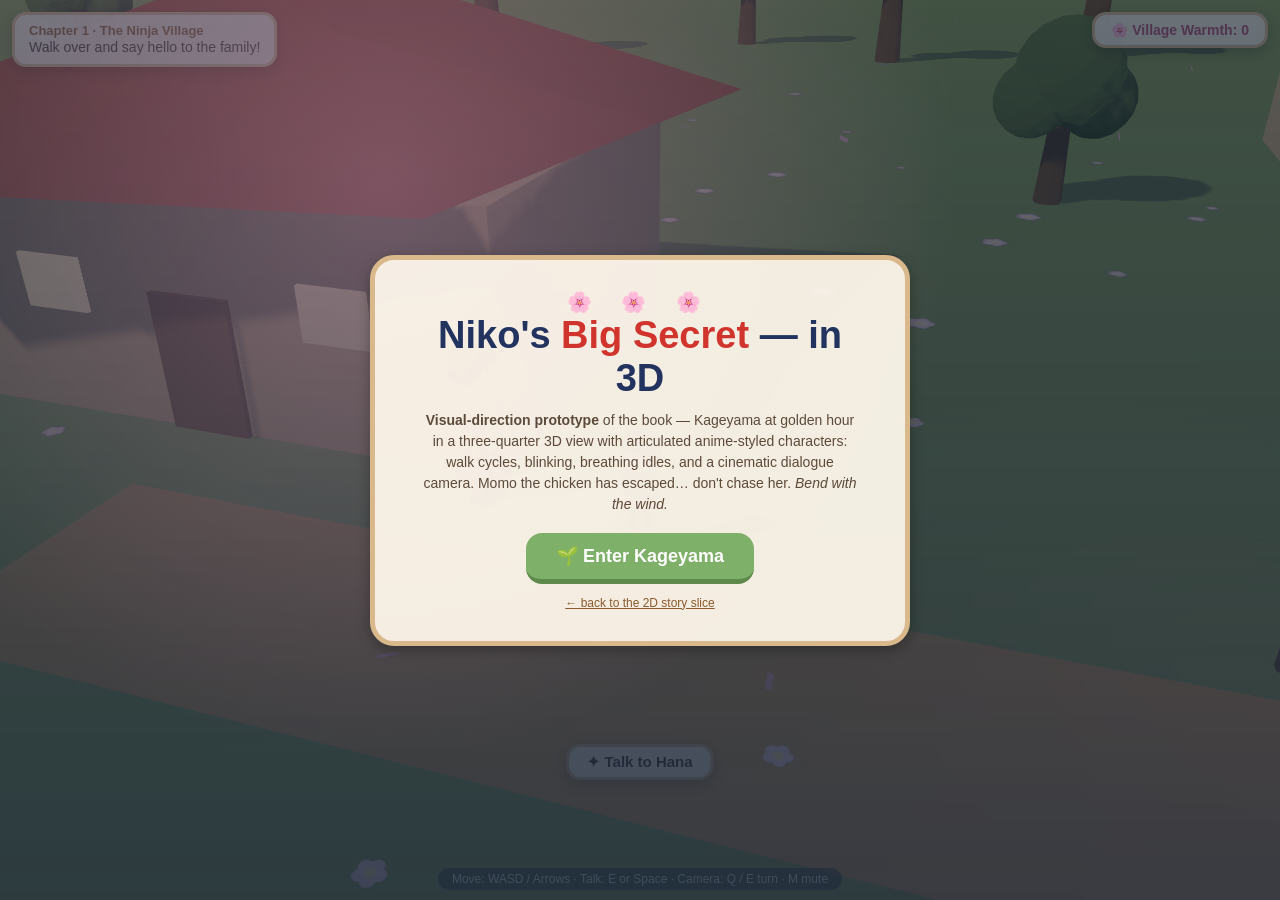
<file: niko-game/3d/index.html>
<!DOCTYPE html>
<html lang="en">
<head>
<meta charset="UTF-8">
<meta name="viewport" content="width=device-width, initial-scale=1.0, user-scalable=no">
<title>Niko 3D — Kageyama Village</title>
<link rel="icon" href="data:image/svg+xml,<svg xmlns='http://www.w3.org/2000/svg' viewBox='0 0 100 100'><text y='.9em' font-size='90'>🌸</text></svg>">
<style>
  * { box-sizing: border-box; margin: 0; padding: 0; }
  :root { --font: 'Comic Sans MS','Chalkboard SE','Segoe Print','Trebuchet MS',sans-serif; }
  html, body { height: 100%; overflow: hidden; background: #1d2a3d; font-family: var(--font); touch-action: none; }
  #c { width: 100vw; height: 100vh; display: block; }

  .card {
    background: rgba(255,248,236,.94);
    border: 3px solid #d9b98c;
    border-radius: 14px;
    box-shadow: 0 4px 14px rgba(0,0,0,.3);
  }
  #objective { position: absolute; top: 12px; left: 12px; max-width: 340px; padding: 8px 14px; }
  #objective b { font-size: 13px; color: #8a5a2b; display: block; }
  #objective span { font-size: 14px; color: #3a2e2a; }
  #warmth { position: absolute; top: 12px; right: 12px; padding: 7px 16px; font-size: 14px; font-weight: bold; color: #b04a6e; }
  #hint {
    position: absolute; bottom: 10px; left: 50%; transform: translateX(-50%);
    font-size: 12px; color: #fff; background: rgba(20,30,50,.55);
    padding: 4px 14px; border-radius: 999px; white-space: nowrap;
  }
  #prompt {
    position: absolute; left: 50%; bottom: 120px; transform: translateX(-50%);
    padding: 6px 18px; font-size: 15px; font-weight: bold; color: #3a2e2a; display: none;
  }
  #dialog {
    position: absolute; left: 50%; bottom: 40px; transform: translateX(-50%);
    width: min(660px, 92%); padding: 12px 20px 16px; display: none; cursor: pointer;
    border-width: 4px; border-radius: 18px;
  }
  #dlg-name {
    display: inline-block; background: #22335f; color: #fff; font-size: 13px; font-weight: bold;
    padding: 2px 12px; border-radius: 999px; margin-top: -26px; box-shadow: 0 2px 5px rgba(0,0,0,.25);
  }
  #dlg-text { font-size: 17px; line-height: 1.45; margin-top: 6px; min-height: 44px; color: #3a2e2a; }
  #toast {
    position: absolute; top: 60px; right: 12px; padding: 6px 14px;
    font-size: 13px; font-weight: bold; color: #b04a6e;
    border-color: #f5a3c0; display: none;
  }
  #title {
    position: absolute; inset: 0; display: flex; align-items: center; justify-content: center;
    background: radial-gradient(circle at 30% 20%, rgba(245,163,192,.3), transparent 50%),
                linear-gradient(180deg, rgba(29,42,61,.65), rgba(29,42,61,.85));
  }
  #title-card { text-align: center; padding: 30px 48px; border-radius: 24px; border-width: 5px; max-width: 540px; }
  #title-card h1 { font-size: 38px; color: #22335f; }
  #title-card h1 em { color: #d0342c; font-style: normal; }
  #title-card p { margin-top: 10px; font-size: 14px; line-height: 1.5; color: #5c4a3a; }
  #btn-start {
    margin-top: 18px; font-family: var(--font); font-size: 18px; font-weight: bold;
    color: #fff; background: #7fb069; border: 0; border-bottom: 5px solid #5d8a4a;
    border-radius: 16px; padding: 12px 30px; cursor: pointer;
  }
  #btn-start:hover { transform: scale(1.04); }
  a.backlink { display: inline-block; margin-top: 12px; font-size: 12px; color: #8a5a2b; }
  #touch { display: none; }
  @media (pointer: coarse) { #touch { display: block; } }
  .tbtn {
    position: absolute; font-size: 22px; color: #fff; background: rgba(34,51,95,.7);
    border: 2px solid rgba(255,255,255,.5); border-radius: 14px; width: 54px; height: 54px;
    user-select: none; -webkit-user-select: none; touch-action: none; opacity: .85;
  }
</style>
</head>
<body>
<canvas id="c"></canvas>

<div id="objective" class="card"><b id="obj-title">Kageyama Village · 3D</b><span id="obj-text">Walk over and say hello to the family!</span></div>
<div id="warmth" class="card">🌸 Village Warmth: <span id="warmth-n">0</span></div>
<div id="toast" class="card"></div>
<div id="prompt" class="card">✦ Talk</div>
<div id="dialog" class="card"><div id="dlg-name">Hana</div><div id="dlg-text"></div></div>
<div id="hint">Move: WASD / Arrows · Talk: E or Space · Camera: Q / E turn · M mute</div>

<div id="touch">
  <button class="tbtn" data-k="ArrowUp"    style="left:78px;  bottom:150px;">▲</button>
  <button class="tbtn" data-k="ArrowLeft"  style="left:20px;  bottom:92px;">◀</button>
  <button class="tbtn" data-k="ArrowRight" style="left:136px; bottom:92px;">▶</button>
  <button class="tbtn" data-k="ArrowDown"  style="left:78px;  bottom:34px;">▼</button>
  <button class="tbtn" data-k="Space"      style="right:30px; bottom:80px; width:74px; height:74px; border-radius:50%; background:rgba(208,52,44,.8);">✦</button>
</div>

<div id="title">
  <div id="title-card" class="card">
    <div style="font-size:20px; letter-spacing:12px;">🌸 🌸 🌸</div>
    <h1>Niko's <em>Big Secret</em> — in 3D</h1>
    <p><b>Visual-direction prototype</b> of the book — Kageyama at golden hour in a three-quarter 3D view with
       articulated anime-styled characters: walk cycles, blinking, breathing idles, and a cinematic dialogue camera.
       Momo the chicken has escaped… don't chase her. <em>Bend with the wind.</em></p>
    <button id="btn-start">🌱 Enter Kageyama</button><br>
    <a class="backlink" href="../index.html">← back to the 2D story slice</a>
  </div>
</div>

<script type="module" src="main.js"></script>
</body>
</html>
</file>
<file: landing/styles.css>
/* ===================================================================
   ÉLAN — Luxury Organic Candles
   Editorial, dark, warm. Fraunces for display, Inter for UI.
   =================================================================== */

:root {
  --ink: #16130f;
  --ink-soft: #2a241c;
  --cream: #f6f1e8;
  --cream-deep: #ece4d4;
  --gold: #c9a25e;
  --gold-bright: #e2bd77;
  --flame: #ffb35c;
  --muted: #847a6b;
  --muted-light: #b8ad99;
  --radius: 18px;
  --font-display: "Fraunces", Georgia, serif;
  --font-body: "Inter", -apple-system, sans-serif;
}

* { margin: 0; padding: 0; box-sizing: border-box; }

html { scroll-behavior: smooth; }

body {
  font-family: var(--font-body);
  background: var(--cream);
  color: var(--ink);
  line-height: 1.6;
  font-weight: 400;
  -webkit-font-smoothing: antialiased;
}

h1, h2, h3 { font-family: var(--font-display); font-weight: 450; line-height: 1.05; }
h1 em, h2 em { font-style: italic; font-weight: 350; color: var(--gold); }

.sr-only {
  position: absolute; width: 1px; height: 1px;
  clip: rect(0 0 0 0); overflow: hidden; white-space: nowrap;
}

/* ---------- Buttons ---------- */
.btn {
  display: inline-flex; align-items: center; justify-content: center;
  padding: 0.95rem 1.9rem;
  border-radius: 999px;
  font-family: var(--font-body);
  font-size: 0.92rem; font-weight: 500;
  letter-spacing: 0.02em;
  text-decoration: none;
  border: 1px solid transparent;
  cursor: pointer;
  transition: transform 0.25s ease, box-shadow 0.25s ease, background 0.25s ease, color 0.25s ease;
}
.btn:hover { transform: translateY(-2px); }
.btn:active { transform: translateY(0); }
.btn--primary { background: var(--ink); color: var(--cream); }
.btn--primary:hover { box-shadow: 0 12px 30px rgba(22, 19, 15, 0.25); }
.btn--ghost { background: transparent; color: var(--ink); border-color: rgba(22,19,15,0.25); }
.btn--ghost:hover { border-color: var(--ink); }
.btn--gold { background: linear-gradient(135deg, var(--gold-bright), var(--gold)); color: var(--ink); }
.btn--gold:hover { box-shadow: 0 12px 30px rgba(201, 162, 94, 0.4); }
.btn--small { padding: 0.6rem 1.3rem; font-size: 0.85rem; }
.btn--full { width: 100%; }

/* ---------- Eyebrow ---------- */
.eyebrow {
  font-size: 0.78rem; font-weight: 600;
  letter-spacing: 0.22em; text-transform: uppercase;
  color: var(--gold);
  margin-bottom: 1.1rem;
}
.eyebrow--light { color: var(--gold-bright); }

/* ---------- Announcement ---------- */
.announce {
  background: var(--ink); color: var(--muted-light);
  text-align: center; font-size: 0.78rem;
  letter-spacing: 0.06em;
  padding: 0.55rem 1rem;
}

/* ---------- Nav ---------- */
.nav {
  position: sticky; top: 0; z-index: 50;
  background: rgba(246, 241, 232, 0.85);
  backdrop-filter: blur(14px);
  -webkit-backdrop-filter: blur(14px);
  border-bottom: 1px solid rgba(22,19,15,0.08);
  transition: box-shadow 0.3s ease;
}
.nav.is-scrolled { box-shadow: 0 6px 24px rgba(22,19,15,0.08); }
.nav__inner {
  max-width: 1200px; margin: 0 auto;
  display: flex; align-items: center; justify-content: space-between;
  padding: 0.9rem 1.5rem;
}
.nav__brand {
  font-family: var(--font-display);
  font-size: 1.5rem; font-weight: 600; letter-spacing: 0.04em;
  color: var(--ink); text-decoration: none;
}
.nav__brand-dot { color: var(--gold); }
.nav__links { display: flex; gap: 2.2rem; list-style: none; }
.nav__links a {
  color: var(--ink); text-decoration: none;
  font-size: 0.9rem; font-weight: 500;
  position: relative;
}
.nav__links a::after {
  content: ""; position: absolute; left: 0; bottom: -5px;
  width: 0; height: 1.5px; background: var(--gold);
  transition: width 0.3s ease;
}
.nav__links a:hover::after { width: 100%; }
.nav__actions { display: flex; align-items: center; gap: 1rem; }
.nav__cart {
  position: relative; background: none; border: none;
  color: var(--ink); cursor: pointer; padding: 0.3rem;
  display: flex; align-items: center;
}
.nav__cart-count {
  position: absolute; top: -4px; right: -7px;
  background: var(--gold); color: var(--ink);
  font-size: 0.65rem; font-weight: 600;
  min-width: 16px; height: 16px; border-radius: 999px;
  display: flex; align-items: center; justify-content: center;
  padding: 0 4px;
}
.nav__cart-count.bump { animation: bump 0.4s ease; }
@keyframes bump { 50% { transform: scale(1.5); } }

/* ---------- Hero ---------- */
.hero {
  position: relative;
  background: radial-gradient(120% 100% at 70% 10%, #241e15 0%, var(--ink) 60%);
  color: var(--cream);
  overflow: hidden;
}
.hero__glow {
  position: absolute; inset: 0;
  background: radial-gradient(40% 45% at 68% 38%, rgba(255, 179, 92, 0.16), transparent 70%);
  pointer-events: none;
}
.hero__inner {
  max-width: 1200px; margin: 0 auto;
  display: grid; grid-template-columns: 1.15fr 0.85fr;
  align-items: center; gap: 3rem;
  padding: 6.5rem 1.5rem 7rem;
  position: relative;
}
.hero__title {
  font-size: clamp(3rem, 7vw, 5.6rem);
  letter-spacing: -0.015em;
  margin-bottom: 1.6rem;
}
.hero__sub {
  font-size: 1.08rem; font-weight: 300;
  color: var(--muted-light);
  max-width: 32rem;
  margin-bottom: 2.2rem;
}
.hero__cta { display: flex; gap: 1rem; flex-wrap: wrap; margin-bottom: 2.8rem; }
.hero .btn--primary { background: var(--cream); color: var(--ink); }
.hero .btn--ghost { color: var(--cream); border-color: rgba(246,241,232,0.3); }
.hero .btn--ghost:hover { border-color: var(--cream); }
.hero__proof {
  display: flex; gap: 2.4rem; list-style: none;
  font-size: 0.82rem; color: var(--muted-light);
}
.hero__proof strong {
  display: block; font-family: var(--font-display);
  font-size: 1.5rem; color: var(--gold-bright); font-weight: 500;
}
.hero__scroll {
  position: absolute; bottom: 1.6rem; left: 50%; transform: translateX(-50%);
}
.hero__scroll span {
  display: block; width: 1px; height: 44px;
  background: linear-gradient(var(--gold), transparent);
  animation: drip 2s ease infinite;
}
@keyframes drip { 0% { transform: scaleY(0); transform-origin: top; } 60% { transform: scaleY(1); } 100% { opacity: 0; } }

/* ---------- Candle illustration ---------- */
.candle { position: relative; width: 230px; margin: 0 auto; }
.candle__flame-wrap { position: relative; height: 90px; }
.candle__light {
  position: absolute; left: 50%; top: 18px; transform: translateX(-50%);
  width: 220px; height: 220px; border-radius: 50%;
  background: radial-gradient(circle, rgba(255,179,92,0.35), transparent 65%);
  animation: glowPulse 3s ease-in-out infinite;
}
@keyframes glowPulse { 50% { opacity: 0.65; transform: translateX(-50%) scale(1.08); } }
.candle__flame {
  position: absolute; left: 50%; bottom: 6px; transform: translateX(-50%);
  width: 26px; height: 52px;
  background: linear-gradient(#fff7e0 5%, var(--flame) 45%, #e2762d 90%);
  border-radius: 50% 50% 50% 50% / 62% 62% 38% 38%;
  filter: blur(0.5px);
  transform-origin: 50% 100%;
  animation: flicker 1.8s ease-in-out infinite;
  box-shadow: 0 0 30px 8px rgba(255, 179, 92, 0.45);
}
@keyframes flicker {
  0%, 100% { transform: translateX(-50%) rotate(-1.5deg) scale(1); }
  25%      { transform: translateX(-50%) rotate(2deg)    scale(1.05, 0.96); }
  50%      { transform: translateX(-50%) rotate(-2.5deg) scale(0.97, 1.06); }
  75%      { transform: translateX(-50%) rotate(1deg)    scale(1.03, 0.98); }
}
.candle__wick {
  position: absolute; left: 50%; bottom: 0; transform: translateX(-50%);
  width: 3px; height: 12px; background: #1a1208; border-radius: 2px;
}
.candle__vessel {
  height: 250px;
  background: linear-gradient(160deg, #3a332a 0%, #241f18 55%, #1b1712 100%);
  border-radius: 14px 14px 18px 18px;
  border: 1px solid rgba(226, 189, 119, 0.25);
  display: flex; flex-direction: column; align-items: center; justify-content: center;
  gap: 0.6rem;
  box-shadow: inset 0 18px 30px rgba(255, 179, 92, 0.12), 0 30px 60px rgba(0,0,0,0.5);
}
.candle__label {
  font-family: var(--font-display);
  font-size: 1.7rem; letter-spacing: 0.32em;
  color: var(--cream); padding-left: 0.32em;
}
.candle__scent {
  font-size: 0.62rem; letter-spacing: 0.28em;
  color: var(--gold-bright);
}
.candle__shadow {
  width: 80%; height: 22px; margin: 18px auto 0;
  background: radial-gradient(ellipse, rgba(0,0,0,0.55), transparent 70%);
}

/* ---------- Marquee ---------- */
.marquee {
  background: var(--gold);
  color: var(--ink);
  overflow: hidden;
  padding: 0.8rem 0;
}
.marquee__track {
  display: flex; gap: 2.4rem; align-items: center;
  width: max-content;
  font-size: 0.82rem; font-weight: 600;
  letter-spacing: 0.14em; text-transform: uppercase;
  animation: scroll 28s linear infinite;
}
.marquee__track i { font-style: normal; opacity: 0.6; }
@keyframes scroll { to { transform: translateX(-50%); } }

/* ---------- Sections ---------- */
.section { padding: 7rem 1.5rem; max-width: 1200px; margin: 0 auto; }
.section--narrow { max-width: 820px; }
.section--dark {
  max-width: none;
  background: var(--ink); color: var(--cream);
}
.section--cream { max-width: none; background: var(--cream-deep); }
.section--cream > *, .section--dark > * { max-width: 1200px; margin-left: auto; margin-right: auto; }
.section__head { margin-bottom: 4rem; }
.section__head h2 { font-size: clamp(2.2rem, 4.5vw, 3.6rem); letter-spacing: -0.01em; }
.section__lede { margin-top: 1.4rem; max-width: 36rem; color: var(--muted); font-size: 1.05rem; }

/* ---------- Products ---------- */
.products {
  display: grid; grid-template-columns: repeat(3, 1fr);
  gap: 1.6rem;
}
.product {
  background: #fff;
  border-radius: var(--radius);
  overflow: hidden;
  position: relative;
  border: 1px solid rgba(22,19,15,0.07);
  transition: transform 0.35s ease, box-shadow 0.35s ease;
}
.product:hover { transform: translateY(-8px); box-shadow: 0 30px 60px rgba(22,19,15,0.14); }
.product--featured { border: 1.5px solid var(--gold); }
.product__badge {
  position: absolute; top: 1rem; right: 1rem; z-index: 2;
  background: var(--gold); color: var(--ink);
  font-size: 0.7rem; font-weight: 600; letter-spacing: 0.12em; text-transform: uppercase;
  padding: 0.35rem 0.8rem; border-radius: 999px;
}
.product__visual {
  height: 230px; position: relative;
  display: flex; align-items: flex-end; justify-content: center;
  overflow: hidden;
}
.product__visual--ignite  { background: radial-gradient(110% 90% at 50% 110%, #3e5c52 0%, #16241f 75%); }
.product__visual--restore { background: radial-gradient(110% 90% at 50% 110%, #5c4a6e 0%, #221a2c 75%); }
.product__visual--rest    { background: radial-gradient(110% 90% at 50% 110%, #34465e 0%, #131b26 75%); }
.product__no {
  position: absolute; top: 0.9rem; left: 1.1rem;
  font-family: var(--font-display); font-style: italic;
  color: rgba(246,241,232,0.5); font-size: 1rem; letter-spacing: 0.1em;
}
.mini-candle {
  width: 84px; height: 110px; margin-bottom: 28px;
  background: linear-gradient(160deg, #efe7d8, #cfc4ae);
  border-radius: 8px 8px 10px 10px;
  position: relative;
  box-shadow: 0 18px 36px rgba(0,0,0,0.45);
}
.mini-candle__flame {
  position: absolute; top: -26px; left: 50%; transform: translateX(-50%);
  width: 13px; height: 26px;
  background: linear-gradient(#fff7e0, var(--flame) 60%, #e2762d);
  border-radius: 50% 50% 50% 50% / 62% 62% 38% 38%;
  transform-origin: 50% 100%;
  animation: flicker 2.2s ease-in-out infinite;
  box-shadow: 0 0 22px 5px rgba(255,179,92,0.5);
}
.product__body { padding: 1.6rem 1.5rem 1.7rem; }
.product__row { display: flex; justify-content: space-between; align-items: baseline; }
.product__row h3 { font-size: 1.7rem; }
.product__price { font-family: var(--font-display); font-size: 1.25rem; color: var(--gold); }
.product__mood {
  font-size: 0.72rem; font-weight: 600;
  letter-spacing: 0.16em; text-transform: uppercase;
  color: var(--muted); margin: 0.4rem 0 0.7rem;
}
.product__notes { font-style: italic; font-family: var(--font-display); font-size: 0.98rem; margin-bottom: 0.7rem; }
.product__desc { font-size: 0.9rem; color: var(--muted); margin-bottom: 1.4rem; }

/* ---------- Bundle ---------- */
.bundle {
  margin-top: 2.4rem;
  background: var(--ink);
  color: var(--cream);
  border-radius: var(--radius);
  padding: 2.8rem 3rem;
  display: grid; grid-template-columns: 1.3fr 1fr;
  gap: 2.5rem; align-items: center;
  position: relative; overflow: hidden;
}
.bundle::before {
  content: "";
  position: absolute; inset: 0;
  background: radial-gradient(60% 120% at 100% 0%, rgba(201,162,94,0.22), transparent 60%);
  pointer-events: none;
}
.bundle__copy h3 { font-size: 2.1rem; margin-bottom: 0.8rem; }
.bundle__copy p { color: var(--muted-light); font-size: 0.95rem; }
.bundle__buy { text-align: right; position: relative; }
.bundle__price { font-family: var(--font-display); font-size: 1.4rem; margin-bottom: 1rem; }
.bundle__price s { color: var(--muted); margin-right: 0.5rem; }
.bundle__price strong { font-size: 2rem; color: var(--gold-bright); font-weight: 500; }
.bundle__save {
  display: inline-block; margin-left: 0.7rem;
  background: rgba(201,162,94,0.18); color: var(--gold-bright);
  font-family: var(--font-body); font-size: 0.72rem; font-weight: 600;
  letter-spacing: 0.1em; text-transform: uppercase;
  padding: 0.3rem 0.7rem; border-radius: 999px;
  vertical-align: middle;
}
.bundle__note { font-size: 0.78rem; color: var(--muted-light); margin-top: 0.9rem; }

/* ---------- Craft ---------- */
.craft__grid {
  display: grid; grid-template-columns: 1fr 1fr;
  gap: 4rem; align-items: start;
  padding: 0 1.5rem;
}
.craft__copy h2 { font-size: clamp(2.2rem, 4.5vw, 3.4rem); margin-bottom: 1.6rem; }
.craft__copy p { color: var(--muted-light); margin-bottom: 1.2rem; max-width: 34rem; }
.craft__facts { list-style: none; display: grid; gap: 0; }
.craft__facts li {
  padding: 1.7rem 0;
  border-bottom: 1px solid rgba(246,241,232,0.12);
  display: grid; grid-template-columns: 3.4rem 1fr;
  column-gap: 1rem;
}
.craft__facts li:first-child { border-top: 1px solid rgba(246,241,232,0.12); }
.craft__num {
  font-family: var(--font-display); font-style: italic;
  color: var(--gold); font-size: 1.1rem;
  grid-row: span 2;
}
.craft__facts h3 { font-size: 1.25rem; margin-bottom: 0.35rem; }
.craft__facts p { font-size: 0.88rem; color: var(--muted-light); }

/* ---------- Ritual ---------- */
.ritual {
  list-style: none;
  display: grid; grid-template-columns: repeat(3, 1fr);
  gap: 1.6rem;
  counter-reset: step;
}
.ritual li {
  background: #fff;
  border: 1px solid rgba(22,19,15,0.07);
  border-radius: var(--radius);
  padding: 2.2rem 2rem;
  position: relative;
}
.ritual__time {
  display: inline-block;
  font-size: 0.72rem; font-weight: 600; letter-spacing: 0.16em;
  color: var(--gold);
  background: rgba(201,162,94,0.12);
  padding: 0.35rem 0.8rem; border-radius: 999px;
  margin-bottom: 1.1rem;
}
.ritual h3 { font-size: 1.5rem; margin-bottom: 0.6rem; }
.ritual p { font-size: 0.92rem; color: var(--muted); }

/* ---------- Reviews ---------- */
.reviews {
  display: grid; grid-template-columns: repeat(3, 1fr);
  gap: 1.6rem;
  padding: 0 1.5rem;
}
.review {
  background: var(--cream);
  border-radius: var(--radius);
  padding: 2.2rem 2rem;
  border: 1px solid rgba(22,19,15,0.06);
}
.review__stars { color: var(--gold); letter-spacing: 0.2em; margin-bottom: 1rem; }
.review blockquote {
  font-family: var(--font-display);
  font-size: 1.12rem; line-height: 1.45;
  margin-bottom: 1.2rem;
}
.review figcaption { font-size: 0.8rem; color: var(--muted); letter-spacing: 0.04em; }
.guarantee {
  margin: 3rem 1.5rem 0;
  display: flex; gap: 1.2rem; align-items: center;
  background: var(--ink); color: var(--cream);
  border-radius: var(--radius);
  padding: 1.8rem 2.2rem;
}
.guarantee svg { flex-shrink: 0; color: var(--gold-bright); }
.guarantee p { font-size: 0.95rem; }

/* ---------- FAQ ---------- */
.faq details {
  border-bottom: 1px solid rgba(22,19,15,0.12);
  padding: 1.4rem 0;
}
.faq details:first-child { border-top: 1px solid rgba(22,19,15,0.12); }
.faq summary {
  font-family: var(--font-display);
  font-size: 1.25rem;
  cursor: pointer;
  list-style: none;
  display: flex; justify-content: space-between; align-items: center;
}
.faq summary::-webkit-details-marker { display: none; }
.faq summary::after {
  content: "+";
  font-size: 1.5rem; color: var(--gold);
  transition: transform 0.3s ease;
}
.faq details[open] summary::after { transform: rotate(45deg); }
.faq details p { margin-top: 0.9rem; color: var(--muted); font-size: 0.95rem; max-width: 44rem; }

/* ---------- Capture ---------- */
.capture { text-align: center; }
.capture__inner { padding: 0 1.5rem; }
.capture h2 { font-size: clamp(2rem, 4vw, 3.2rem); margin-bottom: 2.2rem; }
.capture__form {
  display: flex; gap: 0.8rem; justify-content: center; flex-wrap: wrap;
  max-width: 520px; margin: 0 auto 1rem;
}
.capture__form input {
  flex: 1; min-width: 240px;
  padding: 0.95rem 1.4rem;
  border-radius: 999px;
  border: 1px solid rgba(246,241,232,0.25);
  background: rgba(246,241,232,0.07);
  color: var(--cream);
  font-family: var(--font-body); font-size: 0.95rem;
  outline: none;
  transition: border-color 0.25s ease;
}
.capture__form input::placeholder { color: var(--muted-light); }
.capture__form input:focus { border-color: var(--gold); }
.capture__fine { font-size: 0.78rem; color: var(--muted-light); }
.capture__fine.is-success { color: var(--gold-bright); font-weight: 500; }

/* ---------- Footer ---------- */
.footer { background: #100d0a; color: var(--muted-light); }
.footer__inner {
  max-width: 1200px; margin: 0 auto;
  display: grid; grid-template-columns: 1.4fr 1fr 1fr 1fr;
  gap: 2.5rem;
  padding: 4.5rem 1.5rem 3rem;
}
.footer__logo {
  font-family: var(--font-display);
  font-size: 1.8rem; color: var(--cream);
  margin-bottom: 0.8rem;
}
.footer__logo span { color: var(--gold); }
.footer__brand p { font-size: 0.88rem; max-width: 22rem; }
.footer__col h3 {
  font-family: var(--font-body);
  font-size: 0.75rem; font-weight: 600;
  letter-spacing: 0.18em; text-transform: uppercase;
  color: var(--cream); margin-bottom: 1.1rem;
}
.footer__col a {
  display: block; color: var(--muted-light);
  text-decoration: none; font-size: 0.88rem;
  margin-bottom: 0.55rem;
  transition: color 0.2s ease;
}
.footer__col a:hover { color: var(--gold-bright); }
.footer__small { font-size: 0.8rem; }
.footer__legal {
  text-align: center; font-size: 0.75rem;
  padding: 1.4rem;
  border-top: 1px solid rgba(246,241,232,0.08);
}

/* ---------- Sticky mobile CTA ---------- */
.sticky-cta {
  position: fixed; left: 0; right: 0; bottom: 0; z-index: 60;
  background: rgba(22,19,15,0.96);
  color: var(--cream);
  display: none;
  align-items: center; justify-content: space-between;
  padding: 0.8rem 1.2rem;
  transform: translateY(110%);
  transition: transform 0.4s ease;
  backdrop-filter: blur(10px);
}
.sticky-cta.is-visible { transform: translateY(0); }
.sticky-cta p { font-size: 0.88rem; }

/* ---------- Toast ---------- */
.toast {
  position: fixed; bottom: 1.6rem; left: 50%;
  transform: translate(-50%, 140%);
  background: var(--ink); color: var(--cream);
  border: 1px solid rgba(201,162,94,0.5);
  padding: 0.9rem 1.6rem;
  border-radius: 999px;
  font-size: 0.88rem;
  z-index: 70;
  transition: transform 0.4s cubic-bezier(0.22, 1, 0.36, 1);
  pointer-events: none;
  box-shadow: 0 16px 40px rgba(0,0,0,0.35);
}
.toast.is-visible { transform: translate(-50%, 0); }

/* ---------- Reveal on scroll ---------- */
.reveal {
  opacity: 0;
  transform: translateY(28px);
  transition: opacity 0.8s ease, transform 0.8s cubic-bezier(0.22, 1, 0.36, 1);
}
.reveal.is-in { opacity: 1; transform: translateY(0); }

@media (prefers-reduced-motion: reduce) {
  html { scroll-behavior: auto; }
  *, *::before, *::after { animation: none !important; transition: none !important; }
  .reveal { opacity: 1; transform: none; }
}

/* ---------- Responsive ---------- */
@media (max-width: 980px) {
  .hero__inner { grid-template-columns: 1fr; padding: 4.5rem 1.5rem 5.5rem; text-align: center; }
  .hero__sub, .hero__cta, .hero__proof { margin-left: auto; margin-right: auto; justify-content: center; }
  .hero__visual { order: -1; }
  .candle { width: 180px; }
  .candle__vessel { height: 200px; }
  .products, .ritual, .reviews { grid-template-columns: 1fr; max-width: 480px; margin-left: auto; margin-right: auto; }
  .craft__grid { grid-template-columns: 1fr; gap: 2.5rem; }
  .bundle { grid-template-columns: 1fr; text-align: center; padding: 2.2rem 1.6rem; }
  .bundle__buy { text-align: center; }
  .footer__inner { grid-template-columns: 1fr 1fr; }
}

@media (max-width: 700px) {
  .nav__links { display: none; }
  .section { padding: 4.5rem 1.25rem; }
  .sticky-cta { display: flex; }
  .footer__inner { grid-template-columns: 1fr; }
  .guarantee { flex-direction: column; text-align: center; margin-left: 1.25rem; margin-right: 1.25rem; }
}
</file>
<file: niko-game/css/style.css>
/* Niko the Ninja That Could! — storybook UI */
* { box-sizing: border-box; margin: 0; padding: 0; }

:root {
  --ink: #3a2e2a;
  --paper: #fff8ec;
  --navy: #22335f;
  --sash: #d0342c;
  --blossom: #f5a3c0;
  --leaf: #7fb069;
  --font: 'Comic Sans MS', 'Chalkboard SE', 'Segoe Print', 'Trebuchet MS', sans-serif;
}

html, body {
  height: 100%;
  background: #2b3a4f;
  font-family: var(--font);
  color: var(--ink);
  overflow: hidden;
  touch-action: none;
}

#game-wrap {
  position: relative;
  width: min(100vw, calc(100vh * 1.6));
  height: min(100vh, calc(100vw / 1.6));
  margin: auto;
  top: 50%;
  transform: translateY(-50%);
}

#canvas {
  width: 100%;
  height: 100%;
  display: block;
  image-rendering: auto;
  border-radius: 10px;
  box-shadow: 0 10px 40px rgba(0,0,0,.45);
  background: #9fd08a;
}

.hidden { display: none !important; }

/* ---------- HUD ---------- */
#hud { position: absolute; inset: 0; pointer-events: none; }

#quest {
  position: absolute; top: 12px; left: 12px;
  max-width: 320px;
  background: rgba(255,248,236,.93);
  border: 3px solid #d9b98c;
  border-radius: 14px;
  padding: 8px 14px;
  box-shadow: 0 3px 10px rgba(0,0,0,.2);
}
#quest-title { font-size: 13px; font-weight: bold; color: #8a5a2b; }
#quest-obj { font-size: 14px; margin-top: 2px; }

#status {
  position: absolute; top: 12px; right: 12px;
  display: flex; align-items: center; gap: 10px;
}
#age-badge {
  background: var(--navy); color: #fff;
  border: 3px solid #16224a;
  padding: 6px 12px; border-radius: 999px;
  font-size: 14px; font-weight: bold;
  box-shadow: 0 3px 8px rgba(0,0,0,.25);
}
#meter {
  position: relative;
  width: 190px; height: 30px;
  background: rgba(255,248,236,.93);
  border: 3px solid #d9b98c;
  border-radius: 999px;
  overflow: hidden;
  box-shadow: 0 3px 8px rgba(0,0,0,.2);
}
#meter-fill {
  position: absolute; inset: 0;
  width: 0%;
  background: linear-gradient(90deg, #a8d5a2, #f5a3c0, #f78fb3);
  transition: width .8s ease;
}
#meter-label {
  position: absolute; inset: 0;
  display: flex; align-items: center; justify-content: center;
  font-size: 12px; font-weight: bold; color: #6b4a2f;
  text-shadow: 0 1px 0 rgba(255,255,255,.7);
}

#hint {
  position: absolute; bottom: 8px; left: 50%;
  transform: translateX(-50%);
  font-size: 12px; color: #fff;
  background: rgba(43,58,79,.55);
  padding: 3px 12px; border-radius: 999px;
  white-space: nowrap;
}

#toasts {
  position: absolute; top: 60px; right: 12px;
  display: flex; flex-direction: column; gap: 6px;
  align-items: flex-end;
}
.toast {
  background: rgba(255,248,236,.96);
  border: 2px solid var(--blossom);
  border-radius: 12px;
  padding: 6px 12px;
  font-size: 13px; font-weight: bold; color: #b04a6e;
  box-shadow: 0 3px 8px rgba(0,0,0,.2);
  animation: toast-in .3s ease, toast-out .6s ease 3.4s forwards;
}
@keyframes toast-in { from { transform: translateX(30px); opacity: 0; } }
@keyframes toast-out { to { transform: translateY(-10px); opacity: 0; } }

/* ---------- Dialogue ---------- */
#dialog {
  position: absolute;
  left: 50%; bottom: 34px;
  transform: translateX(-50%);
  width: min(680px, 92%);
  background: rgba(255,248,236,.97);
  border: 4px solid #d9b98c;
  border-radius: 18px;
  padding: 12px 20px 16px;
  box-shadow: 0 6px 20px rgba(0,0,0,.3);
  cursor: pointer;
}
#dlg-name {
  display: inline-block;
  background: var(--navy); color: #fff;
  font-size: 13px; font-weight: bold;
  padding: 2px 12px; border-radius: 999px;
  margin-top: -26px;
  box-shadow: 0 2px 5px rgba(0,0,0,.25);
}
#dlg-text { font-size: 17px; line-height: 1.45; margin-top: 6px; min-height: 48px; }
#dlg-more {
  position: absolute; right: 16px; bottom: 8px;
  font-size: 14px; color: #b58a55;
  animation: bob 1s infinite;
}
@keyframes bob { 0%,100% { transform: translateY(0); } 50% { transform: translateY(4px); } }

#choices {
  position: absolute;
  left: 50%; bottom: 150px;
  transform: translateX(-50%);
  display: flex; flex-direction: column; gap: 8px;
  width: min(480px, 88%);
}
#choices button {
  font-family: var(--font);
  font-size: 15px; font-weight: bold;
  color: var(--ink);
  background: rgba(255,248,236,.97);
  border: 3px solid var(--leaf);
  border-radius: 14px;
  padding: 10px 16px;
  cursor: pointer;
  box-shadow: 0 3px 8px rgba(0,0,0,.25);
  text-align: left;
}
#choices button:hover, #choices button:focus {
  border-color: var(--sash);
  transform: scale(1.02);
}

/* ---------- Title ---------- */
#title {
  position: absolute; inset: 0;
  display: flex; align-items: center; justify-content: center;
  background:
    radial-gradient(circle at 20% 15%, rgba(245,163,192,.35), transparent 40%),
    radial-gradient(circle at 80% 85%, rgba(127,176,105,.35), transparent 40%),
    linear-gradient(180deg, #b7e0f2 0%, #dff0d8 55%, #f9e7ee 100%);
  border-radius: 10px;
}
#title-card {
  text-align: center;
  background: rgba(255,248,236,.94);
  border: 5px solid #d9b98c;
  border-radius: 26px;
  padding: 28px 44px;
  max-width: 560px;
  box-shadow: 0 12px 40px rgba(0,0,0,.25);
}
#title-petals { font-size: 22px; letter-spacing: 14px; }
#title h1 {
  font-size: 44px; line-height: 1.05;
  color: var(--navy);
  text-shadow: 2px 3px 0 rgba(208,52,44,.25);
}
#title h1 span { font-size: 26px; color: var(--sash); }
.tagline { margin-top: 8px; font-size: 17px; color: #7a5c3e; }
.tagline em { color: var(--sash); font-style: normal; font-weight: bold; }
.sub { margin-top: 10px; font-size: 13.5px; line-height: 1.5; color: #5c4a3a; }
#title-buttons { margin-top: 18px; display: flex; gap: 12px; justify-content: center; }
#title-buttons button {
  font-family: var(--font);
  font-size: 18px; font-weight: bold;
  color: #fff; background: var(--leaf);
  border: 0; border-bottom: 5px solid #5d8a4a;
  border-radius: 16px;
  padding: 12px 26px;
  cursor: pointer;
  transition: transform .1s;
}
#title-buttons button:hover { transform: scale(1.05); }
#btn-continue { background: #e08bab !important; border-bottom-color: #b06485 !important; }
.tiny { margin-top: 14px; font-size: 11px; color: #a08a70; }

/* ---------- Touch controls ---------- */
#touch { display: none; }
@media (pointer: coarse) {
  #touch { display: block; }
}
#dpad {
  position: absolute; left: 18px; bottom: 18px;
  display: grid;
  grid-template-areas: ". u ." "l . r" ". d .";
  grid-template-columns: 52px 52px 52px;
  grid-template-rows: 52px 52px 52px;
  gap: 2px;
  opacity: .82;
}
.tbtn {
  font-size: 22px;
  color: #fff;
  background: rgba(34,51,95,.75);
  border: 2px solid rgba(255,255,255,.5);
  border-radius: 14px;
  touch-action: none;
  user-select: none;
  -webkit-user-select: none;
}
#abtn {
  position: absolute; right: 26px; bottom: 44px;
  width: 74px; height: 74px;
  border-radius: 50%;
  font-size: 30px;
  background: rgba(208,52,44,.8);
  opacity: .85;
}
</file>
